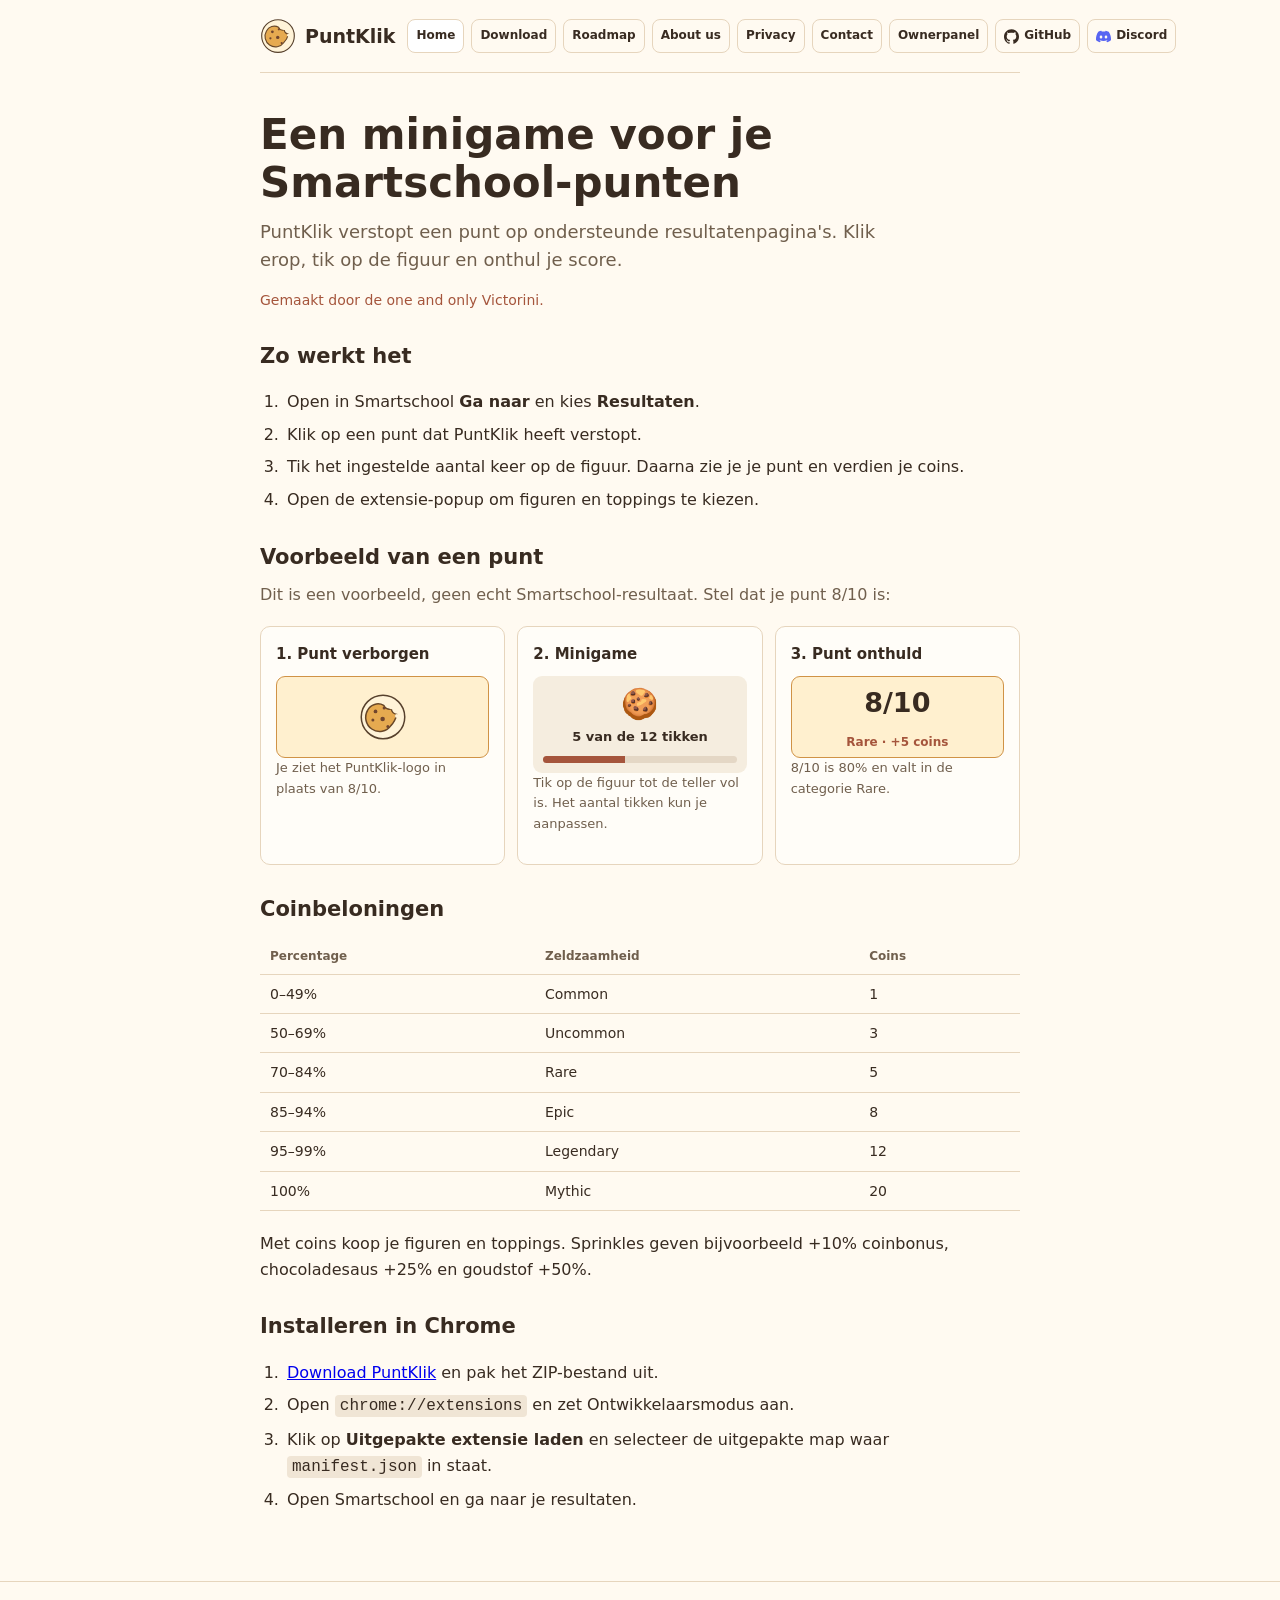
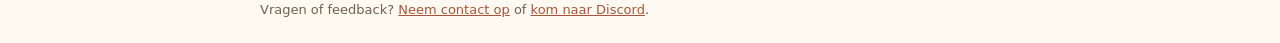
<file: docs/index.html>
<!doctype html>
<html lang="nl">
<head>
  <meta charset="utf-8">
  <meta name="viewport" content="width=device-width, initial-scale=1">
  <meta name="description" content="PuntKlik is een kleine Chrome-extensie voor een minigame met Smartschool-punten.">
  <title>PuntKlik</title>
  <style>
    :root {
      color-scheme: light;
      --paper: #fffaf1;
      --ink: #382b21;
      --muted: #705f4d;
      --accent: #a5553c;
      --line: #e6d5bd;
    }
    * { box-sizing: border-box; }
    body {
      margin: 0;
      background: var(--paper);
      color: var(--ink);
      font: 16px/1.6 "Trebuchet MS", system-ui, sans-serif;
    }
    .wrap { width: min(760px, calc(100% - 32px)); margin: 0 auto; }
    header {
      display: flex;
      align-items: center;
      gap: 12px;
      padding: 22px 0;
      border-bottom: 1px solid var(--line);
    }
    .brand { display: flex; align-items: center; gap: 9px; color: var(--ink); text-decoration: none; }
    .brand img { width: 36px; height: 36px; }
    .brand strong { font-size: 19px; }
    .discord-link {
      display: inline-flex;
      align-items: center;
      gap: 7px;
      margin-left: 8px;
      padding: 6px 10px;
      border: 1px solid var(--line);
      border-radius: 9px;
      color: var(--ink);
      font-size: 13px;
      font-weight: 700;
      text-decoration: none;
    }
    .github-link {
      display: inline-flex;
      align-items: center;
      gap: 7px;
      margin-left: auto;
      padding: 6px 10px;
      border: 1px solid var(--line);
      border-radius: 9px;
      color: var(--ink);
      font-size: 13px;
      font-weight: 700;
      text-decoration: none;
    }
    .github-link:hover { background: #fff; }
    .github-link svg { width: 15px; height: 15px; fill: currentColor; }
    .discord-link:hover { background: #fff; color: var(--ink); }
    .discord-link:focus-visible, .github-link:focus-visible, a:focus-visible { outline: 2px dashed var(--accent); outline-offset: 3px; }
    .discord-link svg { width: 15px; height: 15px; fill: #5865f2; }
    main { padding: 44px 0 56px; }
    h1 { margin: 0 0 10px; font-size: clamp(32px, 7vw, 46px); line-height: 1.1; }
    h2 { margin: 34px 0 8px; font-size: 22px; }
    p { margin: 0 0 14px; }
    .intro { max-width: 650px; color: var(--muted); font-size: 18px; }
    .credit { color: var(--accent); font-size: 14px; }
    ol { padding-left: 24px; }
    li { margin: 7px 0; padding-left: 3px; }
    code {
      padding: 2px 5px;
      border-radius: 4px;
      background: #f0e5d5;
      color: var(--ink);
    }
    .note { color: var(--muted); }
    .example-grid {
      display: grid;
      grid-template-columns: repeat(3, minmax(0, 1fr));
      gap: 12px;
      margin: 18px 0 24px;
    }
    .example-card {
      padding: 15px;
      border: 1px solid var(--line);
      border-radius: 10px;
      background: #fffdf8;
    }
    .example-card h3 { margin: 0 0 10px; font-size: 15px; }
    .example-card p { margin: 10px 0 0; color: var(--muted); font-size: 13px; }
    .locked-point, .result-point {
      display: grid;
      min-height: 82px;
      place-items: center;
      border: 1px solid #d09346;
      border-radius: 9px;
      background: #fff0cf;
    }
    .locked-point img { width: 48px; height: 48px; }
    .game-preview { padding: 10px; border-radius: 9px; background: #f5eddf; text-align: center; }
    .game-preview .figure { font-size: 30px; line-height: 1.2; }
    .game-preview strong { display: block; margin-top: 5px; font-size: 13px; }
    .progress { height: 7px; margin-top: 8px; overflow: hidden; border-radius: 8px; background: #e4d7c5; }
    .progress span { display: block; width: 42%; height: 100%; background: var(--accent); }
    .result-point strong { font-size: 27px; }
    .result-point span { color: var(--accent); font-size: 12px; font-weight: 700; }
    table { width: 100%; border-collapse: collapse; margin: 12px 0 20px; font-size: 14px; }
    th, td { padding: 8px 10px; border-bottom: 1px solid var(--line); text-align: left; }
    th { color: var(--muted); font-size: 12px; }
    footer {
      padding: 18px 0 26px;
      border-top: 1px solid var(--line);
      color: var(--muted);
      font-size: 13px;
    }
    footer a { color: var(--accent); }
    @media (prefers-reduced-motion: reduce) {
      *, *::before, *::after { scroll-behavior: auto !important; }
    }
    @media (max-width: 600px) {
      .example-grid { grid-template-columns: 1fr; }
    }
  </style>
  <link rel="stylesheet" href="site.css">
</head>
<body>
  <header class="wrap site-header">
    <a class="brand" href="index.html" aria-label="PuntKlik">
      <img src="assets/logo.svg" alt="">
      <strong data-site-content="brand.name" data-site-label="Naam in de navigatie">PuntKlik</strong>
    </a>
    <nav class="site-toolbar" aria-label="Website">
      <a class="page-link" href="index.html" data-site-link="link.nav.home" data-site-label="Link navigatie: Home" aria-current="page"><span data-site-content="nav.home" data-site-label="Navigatietekst: Home">Home</span></a>
      <a class="page-link" href="download.html" data-site-link="link.nav.download" data-site-label="Link navigatie: Download"><span data-site-content="nav.download" data-site-label="Navigatietekst: Download">Download</span></a>
      <a class="page-link" href="roadmap.html" data-site-link="link.nav.roadmap" data-site-label="Link navigatie: Roadmap"><span data-site-content="nav.roadmap" data-site-label="Navigatietekst: Roadmap">Roadmap</span></a>
      <a class="page-link" href="about.html" data-site-link="link.nav.about" data-site-label="Link navigatie: About us"><span data-site-content="nav.about" data-site-label="Navigatietekst: About us">About us</span></a>
      <a class="page-link" href="privacy.html" data-site-link="link.nav.privacy" data-site-label="Link navigatie: Privacy"><span data-site-content="nav.privacy" data-site-label="Navigatietekst: Privacy">Privacy</span></a>
      <a class="page-link" href="contact.html" data-site-link="link.nav.contact" data-site-label="Link navigatie: Contact"><span data-site-content="nav.contact" data-site-label="Navigatietekst: Contact">Contact</span></a>
      <a class="page-link" href="owner.html" data-site-link="link.nav.owner" data-site-label="Link navigatie: Ownerpanel"><span data-site-content="nav.owner" data-site-label="Navigatietekst: Ownerpanel">Ownerpanel</span></a>
      <a class="github-link" href="https://github.com/codevictorini/Smartschool-puntenklikker" data-site-link="link.github" data-site-label="GitHub-link" target="_blank" rel="noopener noreferrer" aria-label="Open de GitHub-repository van de extensie en website">
      <svg viewBox="0 0 24 24" aria-hidden="true"><path d="M12 .297c-6.63 0-12 5.373-12 12 0 5.303 3.438 9.8 8.205 11.385.6.113.82-.258.82-.577 0-.285-.01-1.04-.015-2.04-3.338.724-4.042-1.61-4.042-1.61C4.422 18.07 3.633 17.7 3.633 17.7c-1.087-.744.084-.729.084-.729 1.205.084 1.838 1.236 1.838 1.236 1.07 1.835 2.809 1.305 3.495.998.108-.776.417-1.305.76-1.605-2.665-.3-5.466-1.332-5.466-5.93 0-1.31.465-2.38 1.235-3.22-.135-.303-.54-1.523.105-3.176 0 0 1.005-.322 3.3 1.23.96-.267 1.98-.399 3-.405 1.02.006 2.04.138 3 .405 2.28-1.552 3.285-1.23 3.285-1.23.645 1.653.24 2.873.12 3.176.765.84 1.23 1.91 1.23 3.22 0 4.61-2.805 5.625-5.475 5.92.42.36.81 1.096.81 2.22 0 1.606-.015 2.896-.015 3.286 0 .315.21.69.825.57C20.565 22.092 24 17.592 24 12.297c0-6.627-5.373-12-12-12"/></svg>
      <span data-site-content="nav.github" data-site-label="GitHub-knoptekst">GitHub</span>
      </a>
      <a class="discord-link" href="https://discord.gg/tkq7xkgW3z" data-site-link="link.discord" data-site-label="Discord-link" target="_blank" rel="noopener noreferrer" aria-label="Open de PuntKlik Discord-server" title="Discord">
      <svg viewBox="0 0 24 24" aria-hidden="true"><path d="M20.317 4.3698a19.7913 19.7913 0 00-4.8851-1.5152.0741.0741 0 00-.0785.0371c-.211.3753-.4447.8648-.6083 1.2495-1.8447-.2762-3.68-.2762-5.4868 0-.1636-.3933-.4058-.8742-.6177-1.2495a.077.077 0 00-.0785-.037 19.7363 19.7363 0 00-4.8852 1.515.0699.069 0 00-.0321.0277C.5334 9.0458-.319 13.5799.0992 18.0578a.0824.0824 0 00.0312.0561c2.0528 1.5076 4.0413 2.4228 5.9929 3.0294a.0777.0777 0 00.0842-.0276c.4616-.6304.8731-1.2952 1.226-1.9942a.076.076 0 00-.0416-.1057c-.6528-.2476-1.2743-.5495-1.8722-.8923a.077.077 0 01-.0076-.1277c.1258-.0943.2517-.1923.3718-.2914a.0743.0743 0 01.0776-.0105c3.9278 1.7933 8.18 1.7933 12.0614 0a.0739.0739 0 01.0785.0095c.1202.099.246.1981.3728.2924a.077.077 0 01-.0066.1276 12.2986 12.2986 0 01-1.873.8914.0766.0766 0 00-.0407.1067c.3604.698.7719 1.3628 1.225 1.9932a.076.076 0 00.0842.0286c1.961-.6067 3.9495-1.5219 6.0023-3.0294a.077.077 0 00.0313-.0552c.5004-5.177-.8382-9.6739-3.5485-13.6604a.061.061 0 00-.0312-.0286zM8.02 15.3312c-1.1825 0-2.1569-1.0857-2.1569-2.419 0-1.3332.9555-2.4189 2.157-2.4189 1.2108 0 2.1757 1.0952 2.1568 2.419 0 1.3332-.9555 2.4189-2.1569 2.4189zm7.9748 0c-1.1825 0-2.1569-1.0857-2.1569-2.419 0-1.3332.9554-2.4189 2.1569-2.4189 1.2108 0 2.1757 1.0952 2.1568 2.419 0 1.3332-.946 2.4189-2.1568 2.4189Z"/></svg>
      </a>
    </nav>
  </header>

  <main class="wrap">
    <h1 data-site-content="home.title" data-site-label="Home: hoofdtitel">Een minigame voor je Smartschool-punten</h1>
    <p class="intro" data-site-content="home.intro" data-site-label="Home: introductie">PuntKlik verstopt een punt op ondersteunde resultatenpagina's. Klik erop, tik op de figuur en onthul je score.</p>
    <p class="credit" data-site-content="home.credit" data-site-label="Home: makerstekst">Gemaakt door de one and only Victorini.</p>

    <h2 data-site-content="home.how.title" data-site-label="Home: stappen-titel">Zo werkt het</h2>
    <ol>
      <li><span data-site-content="home.how.step1.start" data-site-label="Stap 1 (begin)">Open in Smartschool </span><strong data-site-content="home.how.step1.menu" data-site-label="Stap 1 (menu)">Ga naar</strong><span data-site-content="home.how.step1.end" data-site-label="Stap 1 (einde)"> en kies </span><strong data-site-content="home.how.step1.destination" data-site-label="Stap 1 (pagina)">Resultaten</strong><span>.</span></li>
      <li data-site-content="home.how.step2" data-site-label="Stap 2">Klik op een punt dat PuntKlik heeft verstopt.</li>
      <li data-site-content="home.how.step3" data-site-label="Stap 3">Tik het ingestelde aantal keer op de figuur. Daarna zie je je punt en verdien je coins.</li>
      <li data-site-content="home.how.step4" data-site-label="Stap 4">Open de extensie-popup om figuren en toppings te kiezen.</li>
    </ol>

    <h2 data-site-content="home.example.title" data-site-label="Home: voorbeeldtitel">Voorbeeld van een punt</h2>
    <p class="note" data-site-content="home.example.note" data-site-label="Home: voorbeeldtoelichting">Dit is een voorbeeld, geen echt Smartschool-resultaat. Stel dat je punt 8/10 is:</p>
    <div class="example-grid">
      <article class="example-card">
        <h3 data-site-content="home.example.card1.title" data-site-label="Voorbeeldkaart 1: titel">1. Punt verborgen</h3>
        <div class="locked-point"><img src="assets/logo.svg" alt="PuntKlik-logo"></div>
        <p data-site-content="home.example.card1.body" data-site-label="Voorbeeldkaart 1: tekst">Je ziet het PuntKlik-logo in plaats van 8/10.</p>
      </article>
      <article class="example-card">
        <h3 data-site-content="home.example.card2.title" data-site-label="Voorbeeldkaart 2: titel">2. Minigame</h3>
        <div class="game-preview">
          <div class="figure" aria-hidden="true">🍪</div>
          <strong>5 van de 12 tikken</strong>
          <div class="progress" aria-hidden="true"><span></span></div>
        </div>
        <p data-site-content="home.example.card2.body" data-site-label="Voorbeeldkaart 2: tekst">Tik op de figuur tot de teller vol is. Het aantal tikken kun je aanpassen.</p>
      </article>
      <article class="example-card">
        <h3 data-site-content="home.example.card3.title" data-site-label="Voorbeeldkaart 3: titel">3. Punt onthuld</h3>
        <div class="result-point">
          <strong>8/10</strong>
          <span>Rare · +5 coins</span>
        </div>
        <p data-site-content="home.example.card3.body" data-site-label="Voorbeeldkaart 3: tekst">8/10 is 80% en valt in de categorie Rare.</p>
      </article>
    </div>

    <h2 data-site-content="home.rewards.title" data-site-label="Home: coinbeloningen-titel">Coinbeloningen</h2>
    <table>
      <thead><tr><th>Percentage</th><th>Zeldzaamheid</th><th>Coins</th></tr></thead>
      <tbody>
        <tr><td data-site-content="home.rewards.common.range" data-site-label="Beloning Common: percentage">0–49%</td><td data-site-content="home.rewards.common.name" data-site-label="Beloning Common: naam">Common</td><td data-site-content="home.rewards.common.coins" data-site-label="Beloning Common: coins">1</td></tr>
        <tr><td data-site-content="home.rewards.uncommon.range" data-site-label="Beloning Uncommon: percentage">50–69%</td><td data-site-content="home.rewards.uncommon.name" data-site-label="Beloning Uncommon: naam">Uncommon</td><td data-site-content="home.rewards.uncommon.coins" data-site-label="Beloning Uncommon: coins">3</td></tr>
        <tr><td data-site-content="home.rewards.rare.range" data-site-label="Beloning Rare: percentage">70–84%</td><td data-site-content="home.rewards.rare.name" data-site-label="Beloning Rare: naam">Rare</td><td data-site-content="home.rewards.rare.coins" data-site-label="Beloning Rare: coins">5</td></tr>
        <tr><td data-site-content="home.rewards.epic.range" data-site-label="Beloning Epic: percentage">85–94%</td><td data-site-content="home.rewards.epic.name" data-site-label="Beloning Epic: naam">Epic</td><td data-site-content="home.rewards.epic.coins" data-site-label="Beloning Epic: coins">8</td></tr>
        <tr><td data-site-content="home.rewards.legendary.range" data-site-label="Beloning Legendary: percentage">95–99%</td><td data-site-content="home.rewards.legendary.name" data-site-label="Beloning Legendary: naam">Legendary</td><td data-site-content="home.rewards.legendary.coins" data-site-label="Beloning Legendary: coins">12</td></tr>
        <tr><td data-site-content="home.rewards.mythic.range" data-site-label="Beloning Mythic: percentage">100%</td><td data-site-content="home.rewards.mythic.name" data-site-label="Beloning Mythic: naam">Mythic</td><td data-site-content="home.rewards.mythic.coins" data-site-label="Beloning Mythic: coins">20</td></tr>
      </tbody>
    </table>
    <p data-site-content="home.rewards.description" data-site-label="Home: uitleg coinbeloningen">Met coins koop je figuren en toppings. Sprinkles geven bijvoorbeeld +10% coinbonus, chocoladesaus +25% en goudstof +50%.</p>

    <h2 data-site-content="home.install.title" data-site-label="Home: installatiekop">Installeren in Chrome</h2>
    <ol>
      <li><a href="download.html" data-site-link="link.install.download" data-site-label="Installatiestap: downloadlink"><span data-site-content="home.install.step1.link" data-site-label="Installatiestap 1: linktekst">Download PuntKlik</span></a><span data-site-content="home.install.step1.end" data-site-label="Installatiestap 1: tekst"> en pak het ZIP-bestand uit.</span></li>
      <li><span data-site-content="home.install.step2.start" data-site-label="Installatiestap 2 (begin)">Open </span><code>chrome://extensions</code><span data-site-content="home.install.step2.end" data-site-label="Installatiestap 2 (einde)"> en zet Ontwikkelaarsmodus aan.</span></li>
      <li><span data-site-content="home.install.step3.start" data-site-label="Installatiestap 3 (begin)">Klik op </span><strong data-site-content="home.install.step3.button" data-site-label="Installatiestap 3 (knop)">Uitgepakte extensie laden</strong><span data-site-content="home.install.step3.middle" data-site-label="Installatiestap 3 (midden)"> en selecteer de uitgepakte map waar </span><code>manifest.json</code><span data-site-content="home.install.step3.end" data-site-label="Installatiestap 3 (einde)"> in staat.</span></li>
      <li data-site-content="home.install.step4" data-site-label="Installatiestap 4">Open Smartschool en ga naar je resultaten.</li>
    </ol>

  </main>

  <footer>
    <div class="wrap"><span data-site-content="footer.home.start" data-site-label="Footer: begintekst">Vragen of feedback? </span><a href="contact.html" data-site-link="link.footer.contact" data-site-label="Footer: contactlink" data-site-content="footer.home.contact">Neem contact op</a><span data-site-content="footer.home.middle" data-site-label="Footer: verbindingswoord"> of </span><a href="https://discord.gg/tkq7xkgW3z" data-site-link="link.discord" data-site-label="Footer: Discord-link" target="_blank" rel="noopener noreferrer" data-site-content="footer.home.discord">kom naar Discord</a>.</div>
  </footer>
  <script src="supabase-config.js"></script>
  <script src="site-auth.js"></script>
  <script src="site-content.js"></script>
</body>
</html>
</file>
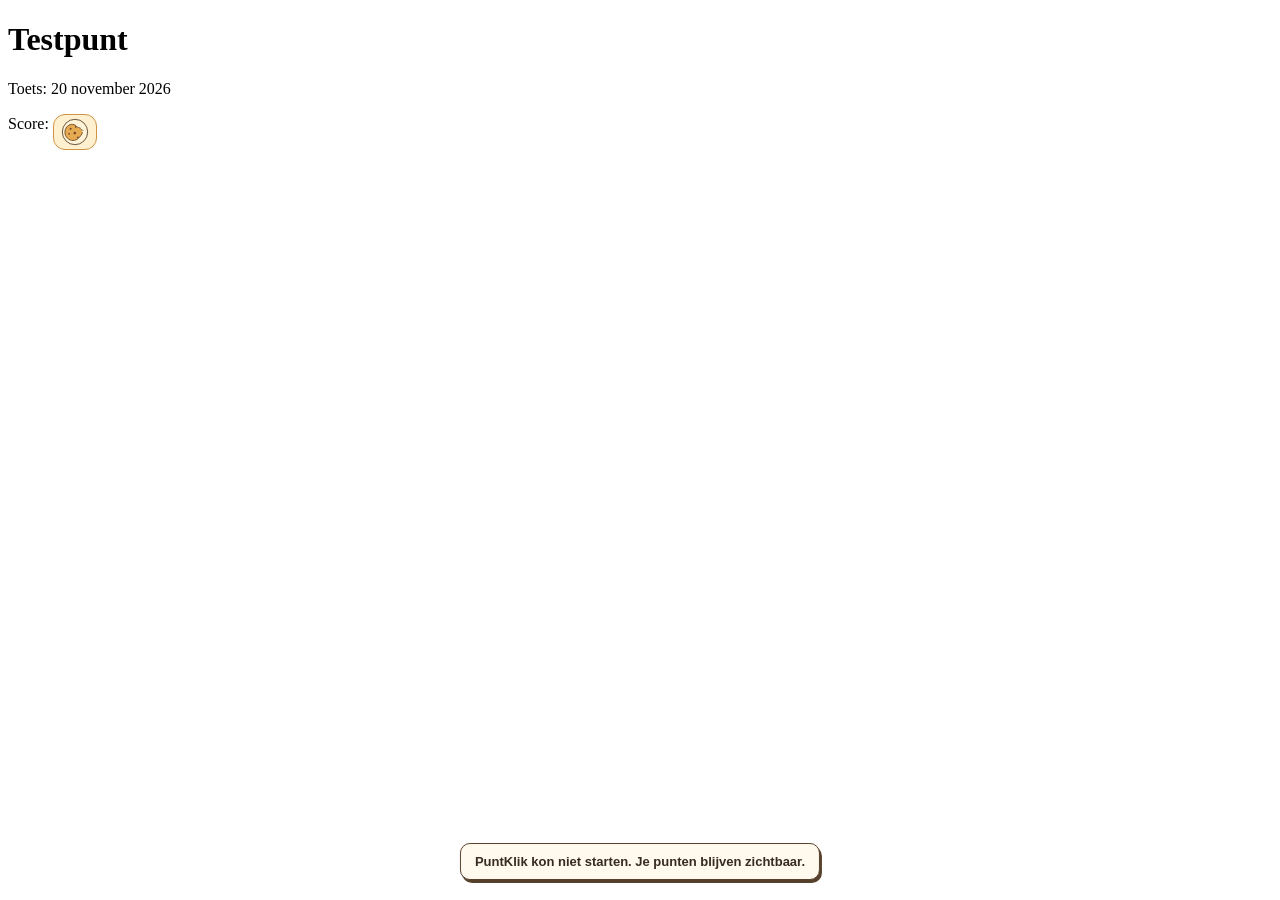
<file: clicker-punten-test.html>
<!doctype html>
<html lang="nl">
<head>
  <meta charset="utf-8">
  <title>PuntKlik interaction test</title>
  <link rel="stylesheet" href="styles.css">
</head>
<body>
  <h1>Testpunt</h1>
  <p>Toets: 20 november 2026</p>
  <p>Score: <strong id="test-grade">7/10</strong></p>
  <script>
    const saved = {
      enabled: true,
      coins: 0,
      decoration: 'berry',
      rewardedPoints: {},
      revealedV2: {},
    };
    window.chrome = {
      runtime: { lastError: null, getURL: (path) => path },
      storage: {
        local: {
          get: (keys, callback) => callback({ ...saved }),
          set: (updates, callback) => {
            Object.assign(saved, updates);
            if (callback) callback();
          },
        },
        onChanged: { addListener: () => {} },
      },
    };
  </script>
  <script src="skins.js"></script>
  <script src="content.js"></script>
</body>
</html>
</file>
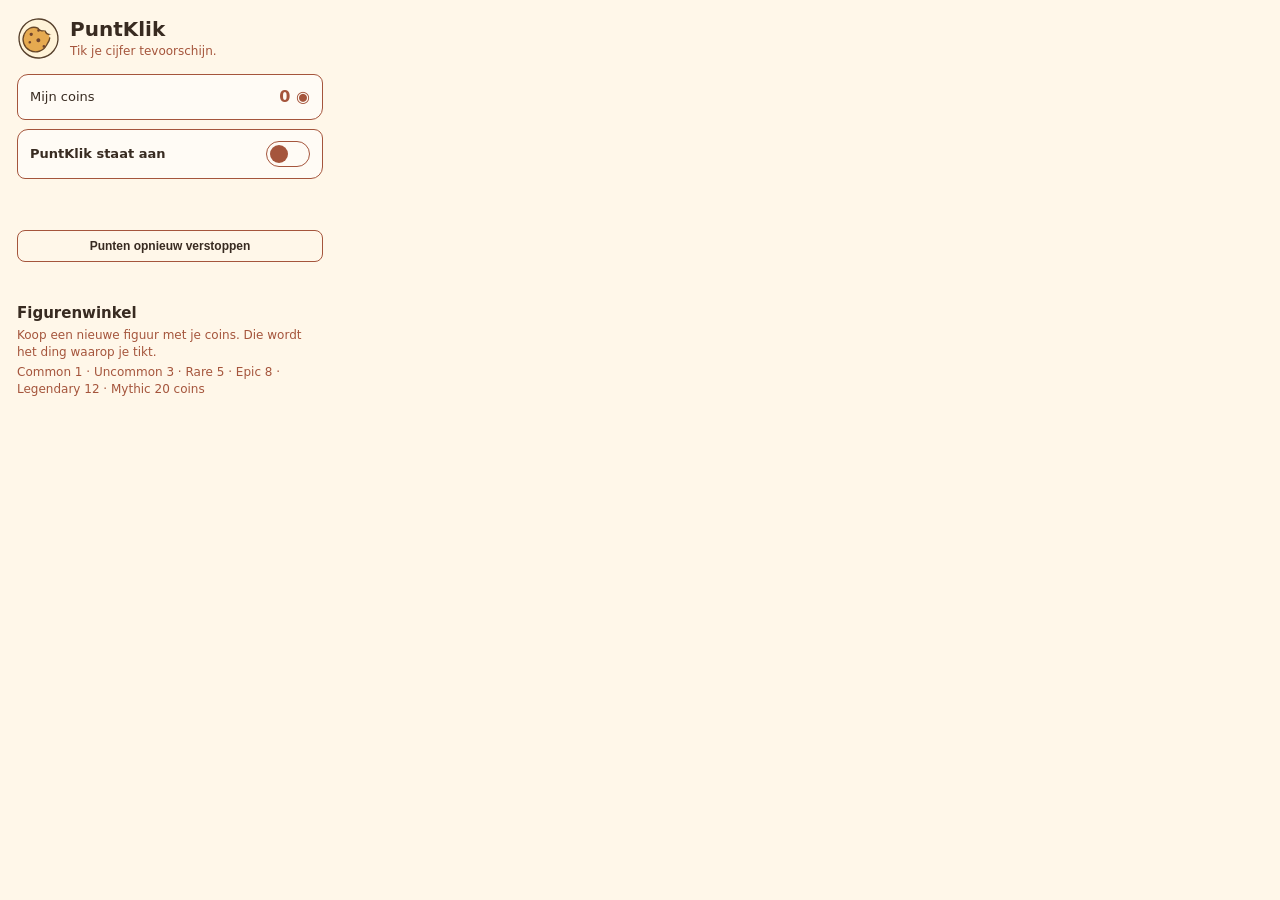
<file: popup.html>
<!doctype html>
<html lang="nl">
<head>
  <meta charset="utf-8">
  <meta name="viewport" content="width=device-width, initial-scale=1">
  <title>PuntKlik</title>
  <style>
    * { box-sizing: border-box; }
    body {
      --paper: #fff7e9;
      --ink: #382b21;
      --accent: #a5553c;
      width: 340px;
      max-height: 580px;
      overflow-y: auto;
      margin: 0;
      padding: 17px;
      background: var(--paper);
      color: var(--ink);
      font: 13px/1.4 "Trebuchet MS", system-ui, sans-serif;
    }
    body[data-decoration="berry"] { --paper: #fff0f2; --ink: #542c3c; --accent: #c04f78; }
    body[data-decoration="mint"] { --paper: #effaf2; --ink: #24463a; --accent: #3f8668; }
    body[data-decoration="night"] { --paper: #292c3b; --ink: #f4e8d2; --accent: #f0b55c; }
    body[data-decoration="watermelon"] { --paper: #f2fae9; --ink: #264b37; --accent: #d65359; }
    body[data-decoration="orange"] { --paper: #fff5e8; --ink: #583823; --accent: #d87129; }
    body[data-decoration="donut"] { --paper: #fff0f5; --ink: #572e47; --accent: #be5681; }
    body[data-decoration="cupcake"] { --paper: #f5f0ff; --ink: #3d3458; --accent: #8162b4; }
    header { display: flex; align-items: center; gap: 10px; margin-bottom: 14px; }
    header img { width: 43px; height: 43px; transform: rotate(-7deg); }
    h1 { margin: 0; font-size: 20px; line-height: 1.1; }
    h2 { margin: 16px 0 3px; font-size: 15px; }
    .tagline, .hint { margin: 3px 0 0; color: var(--accent); font-size: 12px; }
    .wallet, .state {
      display: flex;
      align-items: center;
      justify-content: space-between;
      gap: 12px;
      padding: 11px 12px;
      border: 1px solid var(--accent);
      border-radius: 11px 9px 12px 8px;
      background: rgb(255 255 255 / 55%);
    }
    .wallet { margin-bottom: 9px; }
    .wallet strong { color: var(--accent); font-size: 16px; }
    .state { margin-bottom: 9px; }
    .state-label { font-weight: 700; }
    .switch { position: relative; width: 44px; height: 26px; flex: none; }
    .switch input { position: absolute; width: 1px; height: 1px; opacity: 0; }
    .slider {
      position: absolute;
      inset: 0;
      border: 1px solid var(--accent);
      border-radius: 18px;
      background: transparent;
      cursor: pointer;
    }
    .slider::before {
      position: absolute;
      top: 3px;
      left: 3px;
      width: 18px;
      height: 18px;
      border-radius: 50%;
      background: var(--accent);
      content: "";
      transition: transform .16s ease;
    }
    input:checked + .slider::before { transform: translateX(18px); }
    input:focus-visible + .slider { outline: 2px dashed var(--accent); outline-offset: 3px; }
    .status { min-height: 32px; margin: 8px 2px 10px; color: var(--accent); font-size: 12px; }
    .reset, .shop-item button {
      padding: 8px 10px;
      border: 1px solid var(--accent);
      border-radius: 8px;
      background: transparent;
      color: var(--ink);
      font: 700 12px "Trebuchet MS", sans-serif;
      cursor: pointer;
    }
    .reset { width: 100%; }
    .reset:hover, .shop-item button:hover:not(:disabled) { background: rgb(255 255 255 / 55%); }
    .reset:focus-visible, .shop-item button:focus-visible { outline: 2px dashed var(--accent); outline-offset: 2px; }
    .reset.confirm { background: var(--accent); color: var(--paper); }
    .reset:disabled, .shop-item button:disabled { cursor: default; opacity: .6; }
    .message { min-height: 18px; margin: 7px 2px 0; color: var(--accent); font-size: 12px; }
    .shop-list { display: grid; gap: 7px; margin-top: 8px; }
    .shop-item {
      display: grid;
      grid-template-columns: 42px 1fr auto;
      align-items: center;
      gap: 8px;
      padding: 9px 10px;
      border: 1px solid rgb(128 103 76 / 36%);
      border-radius: 9px;
      background: rgb(255 255 255 / 42%);
    }
    .item-name { display: block; font-weight: 700; }
    .item-note { display: block; color: var(--accent); font-size: 11px; }
    .shop-item button { flex: none; }
    .shop-item button.equipped { background: var(--accent); color: var(--paper); }
    .item-swatch {
      display: block;
      width: 40px;
      height: 40px;
    }
    .item-swatch svg { display: block; width: 100%; height: 100%; }
    body[data-decoration="night"] .shop-item { background: rgb(255 255 255 / 8%); }
  </style>
</head>
<body>
  <header>
    <img src="logo.svg" alt="">
    <div>
      <h1>PuntKlik</h1>
      <p class="tagline">Tik je cijfer tevoorschijn.</p>
    </div>
  </header>
  <div class="wallet"><span>Mijn coins</span><strong><span id="coins">0</span> ◉</strong></div>
  <section class="state" aria-label="Instelling PuntKlik">
    <span class="state-label" id="label">PuntKlik staat aan</span>
    <label class="switch" title="PuntKlik aan- of uitzetten">
      <input type="checkbox" id="sw" aria-label="PuntKlik aan of uit">
      <span class="slider"></span>
    </label>
  </section>
  <p class="status" id="st" role="status" aria-live="polite"></p>
  <button class="reset" id="reset" type="button">Punten opnieuw verstoppen</button>
  <p class="message" id="msg" role="status" aria-live="polite"></p>
  <section aria-labelledby="shop-title">
    <h2 id="shop-title">Figurenwinkel</h2>
    <p class="hint">Koop een nieuwe figuur met je coins. Die wordt het ding waarop je tikt.</p>
    <p class="hint">Common 1 · Uncommon 3 · Rare 5 · Epic 8 · Legendary 12 · Mythic 20 coins</p>
    <div class="shop-list" id="shop"></div>
  </section>
  <script src="skins.js"></script>
  <script src="popup.js"></script>
</body>
</html>
</file>
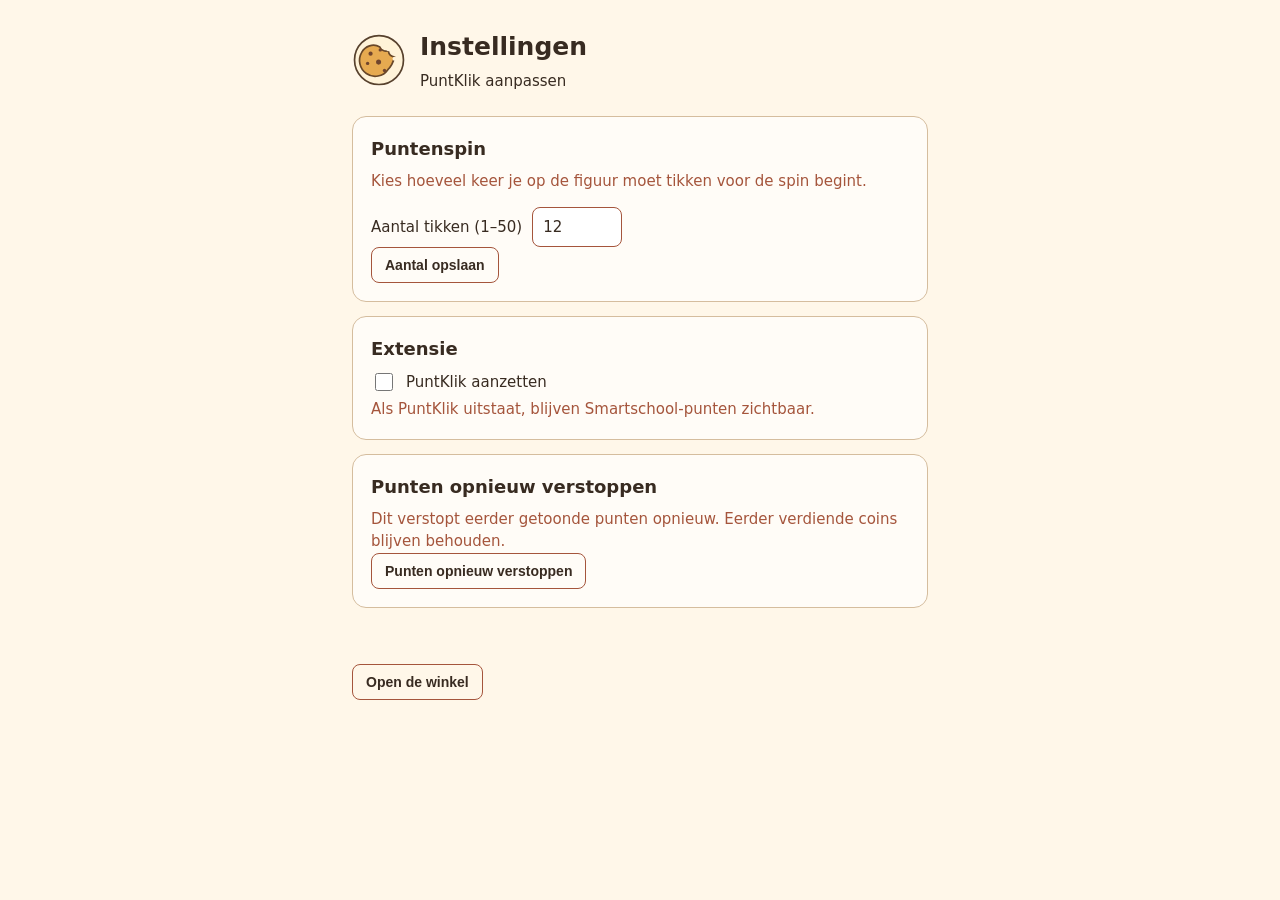
<file: settings.html>
<!doctype html>
<html lang="nl">
<head>
  <meta charset="utf-8">
  <meta name="viewport" content="width=device-width, initial-scale=1">
  <title>PuntKlik - Instellingen</title>
  <style>
    * { box-sizing: border-box; }
    body {
      --paper: #fff7e9;
      --ink: #382b21;
      --accent: #a5553c;
      max-width: 620px;
      margin: 0 auto;
      padding: 28px 22px;
      background: var(--paper);
      color: var(--ink);
      font: 15px/1.5 "Trebuchet MS", system-ui, sans-serif;
    }
    header { display: flex; align-items: center; gap: 14px; margin-bottom: 24px; }
    header img { width: 54px; height: 54px; }
    h1 { margin: 0; font-size: 25px; }
    h2 { margin: 0 0 8px; font-size: 18px; }
    p { margin: 4px 0 0; }
    .panel {
      margin: 14px 0;
      padding: 18px;
      border: 1px solid #d5bd9e;
      border-radius: 14px;
      background: rgb(255 255 255 / 64%);
    }
    .field { display: flex; align-items: center; gap: 10px; margin-top: 14px; }
    input[type="number"] {
      width: 90px;
      padding: 8px 10px;
      border: 1px solid var(--accent);
      border-radius: 8px;
      background: white;
      color: var(--ink);
      font: inherit;
    }
    button, .store-link {
      display: inline-block;
      padding: 9px 13px;
      border: 1px solid var(--accent);
      border-radius: 8px;
      background: transparent;
      color: var(--ink);
      font: 700 14px "Trebuchet MS", sans-serif;
      text-decoration: none;
      cursor: pointer;
    }
    button:hover:not(:disabled), .store-link:hover { background: #fff; }
    button:disabled { cursor: default; opacity: .6; }
    .switch-line { display: flex; align-items: center; gap: 10px; margin-top: 8px; }
    input[type="checkbox"] { width: 18px; height: 18px; accent-color: var(--accent); }
    .hint, #status { color: var(--accent); }
    #status { min-height: 22px; margin: 12px 0; }
    .reset.confirm { background: var(--accent); color: var(--paper); }
    footer { display: flex; align-items: center; gap: 14px; margin-top: 20px; }
    @media (max-width: 460px) {
      body { padding: 18px 14px; }
      .field { align-items: flex-start; flex-direction: column; }
    }
  </style>
</head>
<body>
  <header>
    <img src="logo.svg" alt="">
    <div>
      <h1>Instellingen</h1>
      <p>PuntKlik aanpassen</p>
    </div>
  </header>
  <section class="panel">
    <h2>Puntenspin</h2>
    <p class="hint">Kies hoeveel keer je op de figuur moet tikken voor de spin begint.</p>
    <form id="click-form">
      <label class="field" for="clicks">
        <span>Aantal tikken (1–50)</span>
        <input id="clicks" type="number" min="1" max="50" step="1" value="12" required>
      </label>
      <button id="save-clicks" type="submit">Aantal opslaan</button>
    </form>
  </section>
  <section class="panel">
    <h2>Extensie</h2>
    <label class="switch-line">
      <input id="enabled" type="checkbox">
      <span>PuntKlik aanzetten</span>
    </label>
    <p class="hint">Als PuntKlik uitstaat, blijven Smartschool-punten zichtbaar.</p>
  </section>
  <section class="panel">
    <h2>Punten opnieuw verstoppen</h2>
    <p class="hint">Dit verstopt eerder getoonde punten opnieuw. Eerder verdiende coins blijven behouden.</p>
    <button class="reset" id="reset" type="button">Punten opnieuw verstoppen</button>
  </section>
  <p id="status" role="status" aria-live="polite"></p>
  <footer>
    <a class="store-link" href="store.html">Open de winkel</a>
    <span id="current-count" class="hint"></span>
  </footer>
  <script src="settings.js"></script>
</body>
</html>
</file>
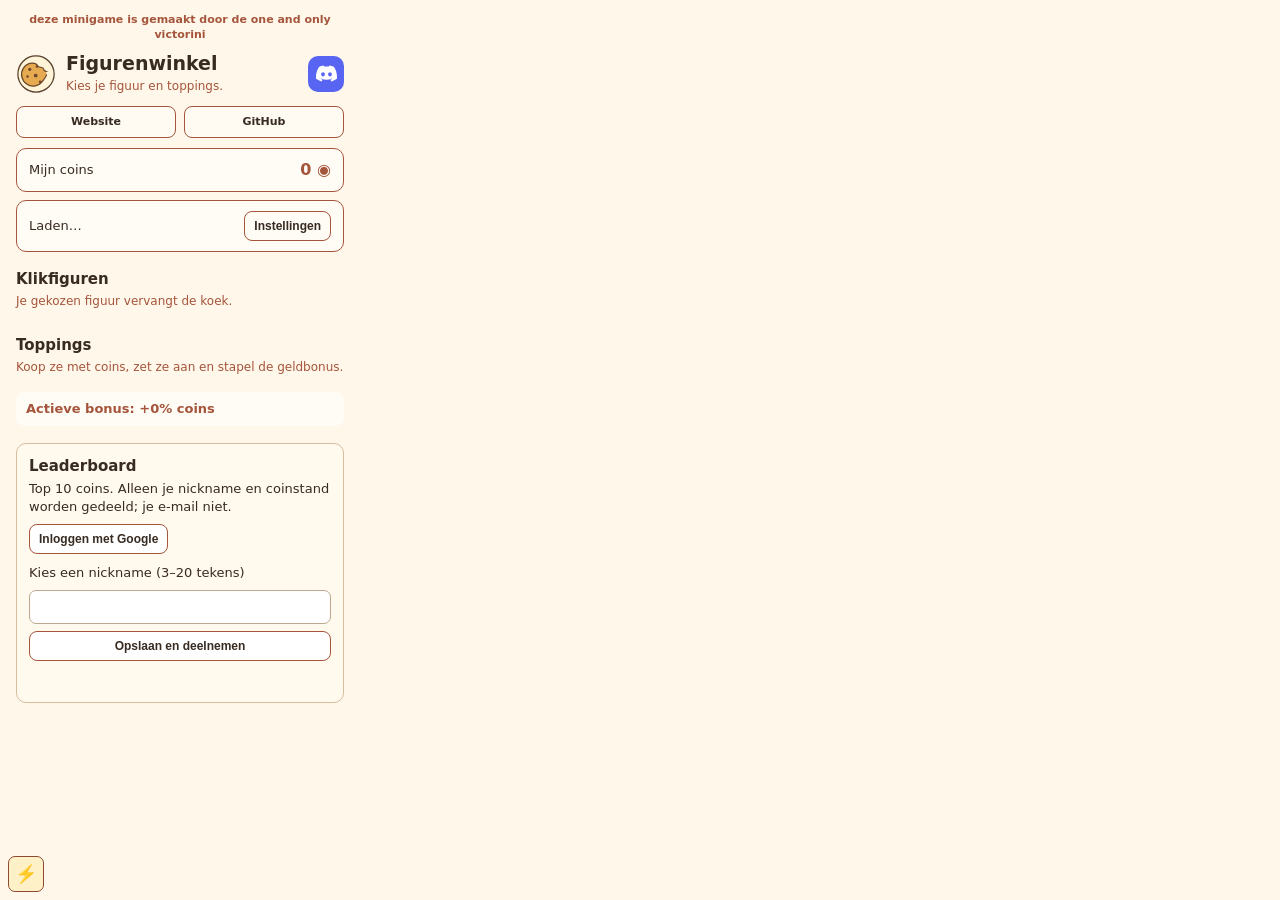
<file: store.html>
<!doctype html>
<html lang="nl">
<head>
  <meta charset="utf-8">
  <meta name="viewport" content="width=device-width, initial-scale=1">
  <title>PuntKlik - Figurenwinkel</title>
  <style>
    * { box-sizing: border-box; }
    body {
      --paper: #fff7e9;
      --ink: #382b21;
      --accent: #a5553c;
      width: 360px;
      max-height: 640px;
      overflow-y: auto;
      margin: 0;
      padding: 16px;
      padding-bottom: 58px;
      background: var(--paper);
      color: var(--ink);
      font: 13px/1.4 "Trebuchet MS", system-ui, sans-serif;
    }
    body[data-decoration="berry"] { --paper: #fff0f2; --ink: #542c3c; --accent: #c04f78; }
    body[data-decoration="mint"] { --paper: #effaf2; --ink: #24463a; --accent: #3f8668; }
    body[data-decoration="night"] { --paper: #292c3b; --ink: #f4e8d2; --accent: #f0b55c; }
    body[data-decoration="watermelon"] { --paper: #f2fae9; --ink: #264b37; --accent: #d65359; }
    body[data-decoration="orange"] { --paper: #fff5e8; --ink: #583823; --accent: #d87129; }
    body[data-decoration="donut"] { --paper: #fff0f5; --ink: #572e47; --accent: #be5681; }
    body[data-decoration="cupcake"] { --paper: #f5f0ff; --ink: #3d3458; --accent: #8162b4; }
    header { display: flex; align-items: center; gap: 10px; margin-bottom: 12px; }
    header img { width: 40px; height: 40px; }
    .discord-link {
      margin-left: auto;
      display: grid;
      width: 36px;
      height: 36px;
      place-items: center;
      border-radius: 10px;
      background: #5865f2;
      color: #fff;
      text-decoration: none;
    }
    .discord-link:hover { background: #4752c4; color: #fff; }
    .discord-link:focus-visible { outline: 2px dashed var(--accent); outline-offset: 2px; }
    .discord-link svg { width: 21px; height: 21px; fill: #fff; }
    .project-links { display: flex; gap: 8px; margin: 0 0 10px; }
    .project-links a {
      flex: 1;
      padding: 7px 9px;
      border: 1px solid var(--accent);
      border-radius: 8px;
      background: rgb(255 255 255 / 45%);
      color: var(--ink);
      font-size: 11px;
      font-weight: 700;
      text-align: center;
      text-decoration: none;
    }
    .project-links a:hover { background: #fff; }
    .project-links a:focus-visible { outline: 2px dashed var(--accent); outline-offset: 2px; }
    h1 { margin: 0; font-size: 19px; line-height: 1.15; }
    h2 { margin: 17px 0 3px; font-size: 15px; }
    p { margin: 3px 0 0; }
    .popup-credit {
      margin: -4px 0 10px;
      color: var(--accent);
      font-size: 11px;
      font-weight: 700;
      text-align: center;
    }
    .tagline, .hint, .status, .message { color: var(--accent); font-size: 12px; }
    .bar, .coin-card {
      display: flex;
      align-items: center;
      justify-content: space-between;
      gap: 10px;
      padding: 10px 12px;
      border: 1px solid var(--accent);
      border-radius: 10px;
      background: rgb(255 255 255 / 55%);
    }
    .bar { margin-bottom: 8px; }
    .coin-card { margin-bottom: 8px; }
    .coin-card strong { color: var(--accent); font-size: 16px; }
    .status { min-height: 18px; margin: 4px 2px 8px; }
    .settings-link, .store-item button {
      padding: 7px 9px;
      border: 1px solid var(--accent);
      border-radius: 8px;
      background: transparent;
      color: var(--ink);
      font: 700 12px "Trebuchet MS", sans-serif;
      cursor: pointer;
    }
    .settings-link:hover, .store-item button:hover:not(:disabled) { background: rgb(255 255 255 / 55%); }
    .settings-link:focus-visible, .store-item button:focus-visible { outline: 2px dashed var(--accent); outline-offset: 2px; }
    .settings-link:disabled, .store-item button:disabled { cursor: default; opacity: .6; }
    .shop-list { display: grid; gap: 6px; margin-top: 8px; }
    .store-item {
      display: grid;
      grid-template-columns: 40px 1fr auto;
      align-items: center;
      gap: 8px;
      min-height: 58px;
      padding: 7px 8px;
      border: 1px solid rgb(128 103 76 / 36%);
      border-radius: 9px;
      background: rgb(255 255 255 / 42%);
    }
    .item-icon { width: 38px; height: 38px; }
    .item-icon svg { display: block; width: 100%; height: 100%; }
    .item-name { display: block; font-weight: 700; }
    .item-note { display: block; color: var(--accent); font-size: 11px; }
    .store-item button.active { background: var(--accent); color: var(--paper); }
    .boost-total {
      margin-top: 8px;
      padding: 8px 10px;
      border-radius: 8px;
      background: rgb(255 255 255 / 55%);
      color: var(--accent);
      font-weight: 700;
    }
    .leaderboard {
      margin-top: 17px;
      padding: 12px;
      border: 1px solid #d5bd9e;
      border-radius: 10px;
      background: #fff9ee;
      color: #382b21;
    }
    .leaderboard h2 { margin-top: 0; }
    .leaderboard button {
      padding: 7px 9px;
      border: 1px solid #a5553c;
      border-radius: 8px;
      background: #fff;
      color: #382b21;
      font: 700 12px "Trebuchet MS", sans-serif;
      cursor: pointer;
    }
    .leaderboard button:disabled { cursor: default; opacity: .6; }
    .leaderboard button:focus-visible { outline: 2px dashed #a5553c; outline-offset: 2px; }
    .leaderboard-actions { display: flex; gap: 8px; margin-top: 8px; }
    .nickname-form { display: grid; gap: 7px; margin-top: 10px; }
    .nickname-form input {
      min-width: 0;
      padding: 7px 8px;
      border: 1px solid #bca88f;
      border-radius: 7px;
      color: #382b21;
      font: inherit;
    }
    .leaderboard-status { min-height: 18px; color: #8c4a34; font-size: 11px; }
    .leaderboard-list { display: grid; gap: 5px; margin: 8px 0 0; padding: 0; list-style: none; }
    .leaderboard-row {
      display: grid;
      grid-template-columns: 24px 1fr auto;
      gap: 7px;
      padding: 6px 7px;
      border-radius: 6px;
      background: #f2e8d8;
    }
    .leaderboard-rank { color: #8c4a34; font-weight: 700; }
    .leaderboard-coins { font-weight: 700; white-space: nowrap; }
    .leaderboard-empty { padding: 8px 0; color: #705f4d; font-size: 12px; }
    .promo-banner {
      margin: 8px 0;
      padding: 9px;
      border: 1px solid #d5bd9e;
      border-radius: 8px;
      background: #fff1c7;
      color: #755019;
      font-weight: 700;
    }
    .promo-banner[hidden], #secret-shop-section[hidden] { display: none; }
    .event-fields[hidden], #global-announcement[hidden] { display: none; }
    .owner-event-countdown[hidden] { display: none; }
    .owner-event-countdown {
      margin: 8px 0;
      padding: 10px;
      border: 1px solid #d5bd9e;
      border-radius: 9px;
      background: #fff1c7;
      color: #755019;
      text-align: center;
    }
    .owner-event-countdown strong, .owner-event-countdown span { display: block; }
    .owner-event-countdown strong { font-size: 15px; }
    .owner-event-countdown span { margin-top: 3px; font-size: 12px; }
    .global-announcement {
      position: fixed;
      z-index: 30;
      top: 8px;
      left: 8px;
      width: calc(100vw - 32px);
      padding: 10px;
      border: 1px solid #8c4a34;
      border-radius: 8px;
      background: #fff1c7;
      color: #382b21;
      box-shadow: 0 3px 14px rgb(56 43 33 / 25%);
      font-weight: 700;
      overflow-wrap: anywhere;
    }
    .promo-badge {
      display: inline-block;
      margin-left: 5px;
      padding: 1px 4px;
      border-radius: 4px;
      background: #e4a927;
      color: #382b21;
      font: 700 9px/1.3 "Trebuchet MS", sans-serif;
      vertical-align: 1px;
    }
    .secret-shop-item, .owner-secret-item {
      display: grid;
      grid-template-columns: 32px 1fr auto;
      align-items: center;
      gap: 7px;
      padding: 8px;
      border-radius: 7px;
      background: #f2e8d8;
    }
    .secret-shop-emoji { font-size: 22px; }
    .secret-shop-copy { min-width: 0; }
    .secret-shop-copy strong, .secret-shop-copy small { display: block; overflow-wrap: anywhere; }
    .secret-shop-copy small { color: #705f4d; font-size: 10px; }
    .secret-shop-price { white-space: nowrap; }
    .owner-form { display: grid; gap: 7px; margin: 8px 0; }
    .owner-fruit-controls {
      margin: 10px 0;
      padding: 9px;
      border: 1px solid #d5bd9e;
      border-radius: 8px;
      background: #fff1c7;
    }
    .owner-fruit-controls[hidden] { display: none; }
    .owner-fruit-controls h4, .owner-fruit-controls p { margin: 0 0 7px; }
    .owner-fruit-row { display: flex; align-items: center; justify-content: space-between; gap: 8px; margin-top: 7px; }
    .owner-form label { display: grid; gap: 3px; font-size: 11px; }
    .owner-form input, .owner-form select, .owner-form textarea {
      min-width: 0;
      padding: 6px;
      border: 1px solid #bca88f;
      border-radius: 5px;
      color: #382b21;
      font: inherit;
    }
    .owner-form textarea { resize: vertical; }
    .owner-form button, .owner-secret-item button { padding: 6px 8px; }
    .secret-effect-fields[hidden] { display: none; }
    .owner-tools h3 { margin: 12px 0 4px; font-size: 13px; }
    .owner-tools p { font-size: 11px; }
    .owner-tools { margin-top: 12px; padding-top: 10px; border-top: 1px solid #d5bd9e; }
    .owner-management { display: grid; gap: 7px; margin-top: 8px; }
    .owner-tools[hidden], .owner-management[hidden] { display: none; }
    .owner-player {
      display: grid;
      gap: 6px;
      padding: 8px;
      border-radius: 7px;
      background: #f2e8d8;
    }
    .owner-player label { display: grid; gap: 3px; font-size: 11px; }
    .owner-player input { min-width: 0; padding: 5px; border: 1px solid #bca88f; border-radius: 5px; }
    .owner-player-id { overflow-wrap: anywhere; color: #705f4d; font-size: 9px; }
    .owner-status { min-height: 16px; color: #8c4a34; font-size: 11px; }
    .events-widget {
      position: fixed;
      z-index: 20;
      bottom: 8px;
      left: 8px;
    }
    .events-trigger {
      display: grid;
      width: 36px;
      height: 36px;
      place-items: center;
      border: 1px solid #8c4a34;
      border-radius: 7px;
      background: #fff1c7;
      color: #755019;
      font-size: 18px;
      cursor: pointer;
    }
    .events-trigger:focus-visible { outline: 2px dashed #8c4a34; outline-offset: 2px; }
    .events-panel {
      position: absolute;
      bottom: 42px;
      left: 0;
      display: none;
      width: 300px;
      max-width: calc(100vw - 24px);
      max-height: 260px;
      overflow-y: auto;
      padding: 10px;
      border: 1px solid #bca88f;
      border-radius: 9px;
      background: #fff9ee;
      box-shadow: 0 3px 14px rgb(56 43 33 / 25%);
    }
    .events-widget:hover .events-panel,
    .events-widget:focus-within .events-panel,
    .events-widget.is-open .events-panel { display: block; }
    .events-panel h2 { margin: 0 0 7px; }
    .events-list { display: grid; gap: 6px; margin: 0; padding: 0; list-style: none; }
    .event-row { padding: 7px; border-radius: 6px; background: #f2e8d8; }
    .event-row strong, .event-row small { display: block; overflow-wrap: anywhere; }
    .event-row small { margin-top: 2px; color: #705f4d; font-size: 10px; }
    body[data-decoration="night"] .store-item { background: rgb(255 255 255 / 8%); }
  </style>
</head>
<body>
  <p class="popup-credit">deze minigame is gemaakt door de one and only victorini</p>
  <header>
    <img src="logo.svg" alt="">
    <div>
      <h1>Figurenwinkel</h1>
      <p class="tagline">Kies je figuur en toppings.</p>
    </div>
    <a class="discord-link" href="https://discord.gg/R5K48S3Ufj" target="_blank" rel="noopener noreferrer" aria-label="Open de PuntKlik Discord-server" title="Discord">
      <svg viewBox="0 0 24 24" aria-hidden="true"><path d="M20.317 4.3698a19.7913 19.7913 0 00-4.8851-1.5152.0741.0741 0 00-.0785.0371c-.211.3753-.4447.8648-.6083 1.2495-1.8447-.2762-3.68-.2762-5.4868 0-.1636-.3933-.4058-.8742-.6177-1.2495a.077.077 0 00-.0785-.037 19.7363 19.7363 0 00-4.8852 1.515.0699.0699 0 00-.0321.0277C.5334 9.0458-.319 13.5799.0992 18.0578a.0824.0824 0 00.0312.0561c2.0528 1.5076 4.0413 2.4228 5.9929 3.0294a.0777.0777 0 00.0842-.0276c.4616-.6304.8731-1.2952 1.226-1.9942a.076.076 0 00-.0416-.1057c-.6528-.2476-1.2743-.5495-1.8722-.8923a.077.077 0 01-.0076-.1277c.1258-.0943.2517-.1923.3718-.2914a.0743.0743 0 01.0776-.0105c3.9278 1.7933 8.18 1.7933 12.0614 0a.0739.0739 0 01.0785.0095c.1202.099.246.1981.3728.2924a.077.077 0 01-.0066.1276 12.2986 12.2986 0 01-1.873.8914.0766.0766 0 00-.0407.1067c.3604.698.7719 1.3628 1.225 1.9932a.076.076 0 00.0842.0286c1.961-.6067 3.9495-1.5219 6.0023-3.0294a.077.077 0 00.0313-.0552c.5004-5.177-.8382-9.6739-3.5485-13.6604a.061.061 0 00-.0312-.0286zM8.02 15.3312c-1.1825 0-2.1569-1.0857-2.1569-2.419 0-1.3332.9555-2.4189 2.157-2.4189 1.2108 0 2.1757 1.0952 2.1568 2.419 0 1.3332-.9555 2.4189-2.1569 2.4189zm7.9748 0c-1.1825 0-2.1569-1.0857-2.1569-2.419 0-1.3332.9554-2.4189 2.1569-2.4189 1.2108 0 2.1757 1.0952 2.1568 2.419 0 1.3332-.946 2.4189-2.1568 2.4189Z"/></svg>
    </a>
  </header>
  <nav class="project-links" aria-label="PuntKlik-links">
    <a href="https://codevictorini.github.io/Smartschool-puntenklikker/" target="_blank" rel="noopener noreferrer">Website</a>
    <a href="https://github.com/codevictorini/Smartschool-puntenklikker" target="_blank" rel="noopener noreferrer" aria-label="GitHub-broncode van de extensie en website" title="Broncode van de extensie en website">GitHub</a>
  </nav>
  <div class="coin-card"><span>Mijn coins</span><strong><span id="coins">0</span> ◉</strong></div>
  <p class="promo-banner" id="promo-banner" role="status" aria-live="polite" hidden></p>
  <section class="owner-event-countdown" id="owner-event-countdown" aria-label="Aftellen naar het owner-event" hidden>
    <strong id="owner-event-name-display"></strong>
    <span id="owner-event-timer"></span>
    <span id="owner-event-target"></span>
  </section>
  <aside class="global-announcement" id="global-announcement" role="alert" aria-live="assertive" hidden></aside>
  <div class="bar">
    <span id="status" role="status" aria-live="polite">Laden…</span>
    <button class="settings-link" id="settings" type="button">Instellingen</button>
  </div>
  <p class="message" id="message" role="status" aria-live="polite"></p>
  <section aria-labelledby="figure-title">
    <h2 id="figure-title">Klikfiguren</h2>
    <p class="hint">Je gekozen figuur vervangt de koek.</p>
    <div class="shop-list" id="figures"></div>
  </section>
  <section aria-labelledby="topping-title">
    <h2 id="topping-title">Toppings</h2>
    <p class="hint">Koop ze met coins, zet ze aan en stapel de geldbonus.</p>
    <div class="shop-list" id="toppings"></div>
    <p class="boost-total" id="boost-total">Actieve bonus: +0% coins</p>
  </section>
  <section id="secret-shop-section" aria-labelledby="secret-shop-title" hidden>
    <h2 id="secret-shop-title">Secret shop</h2>
    <p class="hint" id="secret-shop-status"></p>
    <div class="shop-list" id="secret-shop-list"></div>
    <h3>Jouw geheime items</h3>
    <div class="shop-list" id="secret-inventory"></div>
  </section>
  <section class="leaderboard" aria-labelledby="leaderboard-title">
    <h2 id="leaderboard-title">Leaderboard</h2>
    <p>Top 10 coins. Alleen je nickname en coinstand worden gedeeld; je e-mail niet.</p>
    <div class="leaderboard-actions">
      <button id="leaderboard-login" type="button">Inloggen met Google</button>
      <button id="leaderboard-logout" type="button" hidden>Uitloggen</button>
    </div>
    <form class="nickname-form" id="nickname-form" hidden>
      <label for="leaderboard-nickname">Kies een nickname (3–20 tekens)</label>
      <input id="leaderboard-nickname" type="text" minlength="3" maxlength="20" autocomplete="nickname" required>
      <button type="submit">Opslaan en deelnemen</button>
    </form>
    <p class="leaderboard-status" id="leaderboard-status" role="status" aria-live="polite"></p>
    <ol class="leaderboard-list" id="leaderboard-list" aria-label="Top 10 spelers"></ol>
    <div class="owner-tools" id="owner-tools" hidden>
      <button id="owner-manage-toggle" type="button">Ownerbeheer</button>
      <div class="owner-management" id="owner-management" hidden>
        <h3>Owner-event counter instellen</h3>
        <form class="owner-form" id="owner-event-countdown-form">
          <label for="owner-event-name-input">Naam van het event</label>
          <input id="owner-event-name-input" type="text" minlength="1" maxlength="60" required>
          <label for="owner-event-at-input">Startdatum en -tijd</label>
          <input id="owner-event-at-input" type="datetime-local" required>
          <button type="submit">Counter instellen</button>
          <button id="owner-event-countdown-clear" type="button">Counter wissen</button>
        </form>
        <p class="owner-status" id="owner-event-countdown-status" role="status" aria-live="polite"></p>
        <h3>Promo-event starten</h3>
        <form class="owner-form" id="promo-form">
          <label for="promo-percent">Korting (%)</label>
          <input id="promo-percent" type="number" min="1" max="100" value="20" required>
          <label for="promo-duration">Duur (minuten)</label>
          <input id="promo-duration" type="number" min="1" max="1440" value="5" required>
          <p>Iedere speler krijgt korting, maximaal 5 coins per item.</p>
          <button type="submit">Promo starten</button>
        </form>
        <p class="owner-status" id="promo-owner-status" role="status" aria-live="polite"></p>
        <h3>Nieuw event starten</h3>
        <form class="owner-form" id="store-event-form">
          <label for="store-event-type">Eventsoort</label>
          <select id="store-event-type">
            <option value="double_coins">Dubbele coins</option>
            <option value="coin_gift">Coinbonus per speler</option>
            <option value="coin_shower">Muntjesregen</option>
            <option value="flash_sale">Flash sale</option>
            <option value="lucky_drop">Lucky drop</option>
            <option value="points_challenge">Puntenchallenge</option>
            <option value="theme">Thema-event</option>
          </select>
          <label for="store-event-duration">Duur (minuten)</label>
          <input id="store-event-duration" type="number" min="1" max="1440" value="5" required>
          <div class="event-fields" id="event-fields-coin-gift" hidden>
            <label for="coin-gift-amount">Coins voor elke speler met een account</label>
            <input id="coin-gift-amount" type="number" min="1" max="1000000" value="10">
          </div>
          <div class="event-fields" id="event-fields-coin-shower" hidden>
            <label for="coin-shower-amount">Coins per aangeklikt muntzakje</label>
            <input id="coin-shower-amount" type="number" min="1" max="1000000" value="10">
          </div>
          <div class="event-fields" id="event-fields-flash-sale" hidden>
            <label for="flash-sale-item">Winkelitem</label>
            <select id="flash-sale-item">
              <option value="figure:berry">Aardbei</option>
              <option value="figure:mint">Muntblaadje</option>
              <option value="figure:night">Ster</option>
              <option value="figure:watermelon">Watermeloen</option>
              <option value="figure:orange">Sinaasappel</option>
              <option value="figure:donut">Donut</option>
              <option value="figure:cupcake">Cupcake</option>
              <option value="topping:sprinkles">Regenboogsprinkles</option>
              <option value="topping:chocolate">Chocoladesaus</option>
              <option value="topping:gold">Goudstof</option>
            </select>
            <label for="flash-sale-percent">Korting (%)</label>
            <input id="flash-sale-percent" type="number" min="1" max="100" value="50">
          </div>
          <div class="event-fields" id="event-fields-lucky-drop" hidden>
            <label for="lucky-drop-chance">Kans per punt (%)</label>
            <input id="lucky-drop-chance" type="number" min="1" max="100" value="10">
            <label for="lucky-drop-reward">Extra coins per lucky drop</label>
            <input id="lucky-drop-reward" type="number" min="1" max="1000000" value="5">
          </div>
          <div class="event-fields" id="event-fields-points-challenge" hidden>
            <label for="challenge-target">Unieke punten per speler</label>
            <input id="challenge-target" type="number" min="1" max="1000" value="5">
            <label for="challenge-reward">Coinbeloning</label>
            <input id="challenge-reward" type="number" min="1" max="1000000" value="25">
          </div>
          <div class="event-fields" id="event-fields-theme" hidden>
            <label for="theme-event-theme">Tijdelijk thema</label>
            <select id="theme-event-theme">
              <option value="berry">Aardbei</option>
              <option value="mint">Munt</option>
              <option value="night">Nacht</option>
              <option value="watermelon">Watermeloen</option>
              <option value="orange">Sinaasappel</option>
              <option value="donut">Donut</option>
              <option value="cupcake">Cupcake</option>
            </select>
          </div>
          <button type="submit">Event starten</button>
        </form>
        <p class="owner-status" id="store-event-status" role="status" aria-live="polite"></p>
        <div class="owner-fruit-controls" id="owner-fruit-controls" hidden></div>
        <h3>Global announcement</h3>
        <form class="owner-form" id="announcement-form">
          <label for="announcement-name">Naam</label>
          <input id="announcement-name" type="text" minlength="1" maxlength="30" value="Victorerauw" required>
          <label for="announcement-message">Bericht</label>
          <textarea id="announcement-message" rows="4" minlength="1" maxlength="1000" required></textarea>
          <p>Maximaal 1.000 tekens. Iedereen met de winkelpopup open ziet het bericht maximaal 5 seconden.</p>
          <button type="submit">Announcement verzenden</button>
        </form>
        <p class="owner-status" id="announcement-status" role="status" aria-live="polite"></p>
        <h3>Secret shop</h3>
        <button id="secret-shop-toggle" type="button">Secret shop spawnen</button>
        <form class="owner-form" id="secret-item-form">
          <label for="secret-item-name">Naam</label>
          <input id="secret-item-name" type="text" minlength="2" maxlength="40" required>
          <label for="secret-item-description">Beschrijving</label>
          <input id="secret-item-description" type="text" minlength="2" maxlength="120" required>
          <label for="secret-item-emoji">Emoji/badge</label>
          <input id="secret-item-emoji" type="text" maxlength="8" value="✨" required>
          <label for="secret-item-price">Prijs (coins)</label>
          <input id="secret-item-price" type="number" min="1" max="1000000000" required>
          <label for="secret-item-effect">Effect</label>
          <select id="secret-item-effect">
            <option value="cosmetic">Cosmetic collectible</option>
            <option value="coin_bonus">Bonuscoins per punt</option>
            <option value="shop_discount">Extra winkelkorting</option>
          </select>
          <div class="secret-effect-fields" id="secret-effect-fields" hidden>
            <label for="secret-effect-percent">Effect (%)</label>
            <input id="secret-effect-percent" type="number" min="1" max="100" value="10">
            <label for="secret-effect-duration">Effectduur (minuten)</label>
            <input id="secret-effect-duration" type="number" min="1" max="1440" value="30">
          </div>
          <button type="submit">Item aanmaken</button>
        </form>
        <p class="owner-status" id="secret-owner-status" role="status" aria-live="polite"></p>
        <ol class="leaderboard-list" id="owner-secret-item-list" aria-label="Secret-shopitems beheren"></ol>
        <p>Wijzig de nickname of coinstand van een speler.</p>
        <p class="owner-status" id="owner-status" role="status" aria-live="polite"></p>
        <ol class="leaderboard-list" id="owner-player-list" aria-label="Spelers beheren"></ol>
      </div>
    </div>
  </section>
  <div class="events-widget" id="events-widget">
    <button class="events-trigger" id="events-trigger" type="button" aria-label="Events bekijken" aria-controls="events-panel" aria-expanded="false">⚡</button>
    <section class="events-panel" id="events-panel" aria-label="Winkel-events">
      <h2>Events</h2>
      <ol class="events-list" id="events-list"></ol>
    </section>
  </div>
  <script src="supabase-config.js"></script>
  <script src="skins.js"></script>
  <script src="store.js"></script>
</body>
</html>
</file>
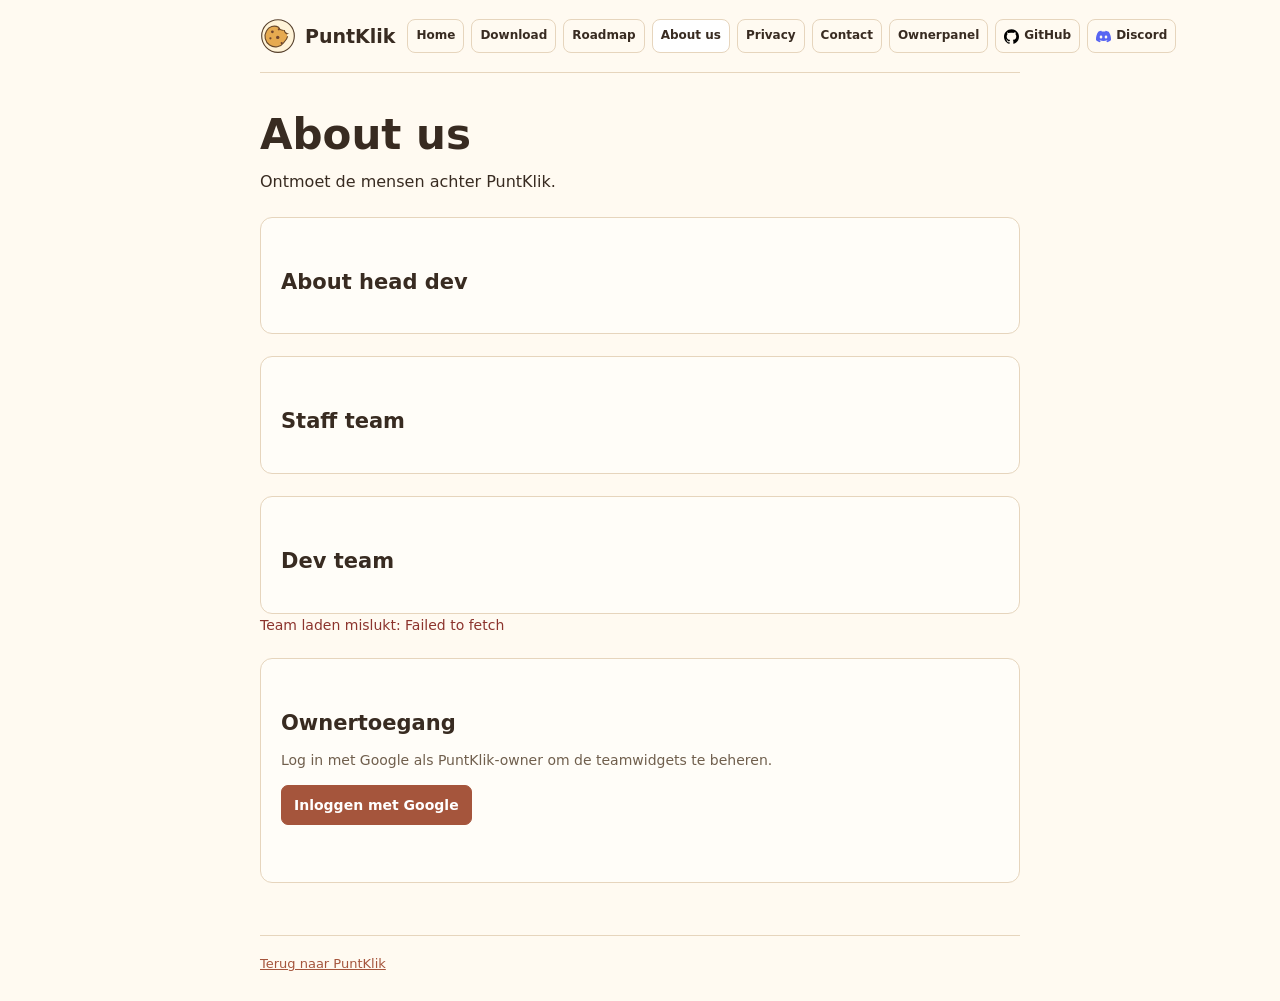
<file: docs/about.html>
<!doctype html>
<html lang="nl">
<head>
  <meta charset="utf-8">
  <meta name="viewport" content="width=device-width, initial-scale=1">
  <meta name="description" content="Ontmoet het PuntKlik-team: de hoofdontwikkelaar, het staffteam en het devteam.">
  <title>About us - PuntKlik</title>
  <link rel="stylesheet" href="site.css">
</head>
<body>
  <header class="wrap site-header">
    <a class="brand" href="index.html" aria-label="PuntKlik">
      <img src="assets/logo.svg" alt="">
      <strong data-site-content="brand.name" data-site-label="Naam in de navigatie">PuntKlik</strong>
    </a>
    <nav class="site-toolbar" aria-label="Website">
      <a class="page-link" href="index.html" data-site-link="link.nav.home" data-site-label="Link navigatie: Home"><span data-site-content="nav.home" data-site-label="Navigatietekst: Home">Home</span></a>
      <a class="page-link" href="download.html" data-site-link="link.nav.download" data-site-label="Link navigatie: Download"><span data-site-content="nav.download" data-site-label="Navigatietekst: Download">Download</span></a>
      <a class="page-link" href="roadmap.html" data-site-link="link.nav.roadmap" data-site-label="Link navigatie: Roadmap"><span data-site-content="nav.roadmap" data-site-label="Navigatietekst: Roadmap">Roadmap</span></a>
      <a class="page-link" href="about.html" data-site-link="link.nav.about" data-site-label="Link navigatie: About us" aria-current="page"><span data-site-content="nav.about" data-site-label="Navigatietekst: About us">About us</span></a>
      <a class="page-link" href="privacy.html" data-site-link="link.nav.privacy" data-site-label="Link navigatie: Privacy"><span data-site-content="nav.privacy" data-site-label="Navigatietekst: Privacy">Privacy</span></a>
      <a class="page-link" href="contact.html" data-site-link="link.nav.contact" data-site-label="Link navigatie: Contact"><span data-site-content="nav.contact" data-site-label="Navigatietekst: Contact">Contact</span></a>
      <a class="page-link" href="owner.html" data-site-link="link.nav.owner" data-site-label="Link navigatie: Ownerpanel"><span data-site-content="nav.owner" data-site-label="Navigatietekst: Ownerpanel">Ownerpanel</span></a>
      <a class="github-link" href="https://github.com/codevictorini/Smartschool-puntenklikker" data-site-link="link.github" data-site-label="GitHub-link" target="_blank" rel="noopener noreferrer">
        <img class="github-icon" src="assets/github.svg" alt="">
        <span data-site-content="nav.github" data-site-label="GitHub-knoptekst">GitHub</span>
      </a>
      <a class="discord-link" href="https://discord.gg/tkq7xkgW3z" data-site-link="link.discord" data-site-label="Discord-link" target="_blank" rel="noopener noreferrer" aria-label="Open de PuntKlik Discord-server">
        <img class="discord-icon" src="assets/discord.svg" alt="">
      </a>
    </nav>
  </header>

  <main class="wrap">
    <h1 data-site-content="about.title" data-site-label="About us: titel">About us</h1>
    <p class="intro" data-site-content="about.intro" data-site-label="About us: introductie">Ontmoet de mensen achter PuntKlik.</p>

    <section class="community-section" aria-labelledby="head-dev-title">
      <h2 id="head-dev-title" data-site-content="about.head-dev.title" data-site-label="About us: head developer-kop">About head dev</h2>
      <ul class="about-team-list" id="head-dev-list"></ul>
    </section>

    <section class="community-section" aria-labelledby="staff-title">
      <h2 id="staff-title" data-site-content="about.staff.title" data-site-label="About us: staff-kop">Staff team</h2>
      <ul class="about-team-list" id="staff-list"></ul>
    </section>

    <section class="community-section" aria-labelledby="dev-title">
      <h2 id="dev-title" data-site-content="about.dev.title" data-site-label="About us: dev-kop">Dev team</h2>
      <ul class="about-team-list" id="dev-list"></ul>
    </section>

    <p class="community-status" id="about-status" role="status" aria-live="polite">Team laden…</p>

    <section class="community-section" aria-labelledby="account-title">
      <h2 id="account-title" data-site-content="about.owner.title" data-site-label="About us: ownerkop">Ownertoegang</h2>
      <p class="community-note" id="owner-login-hint" data-site-content="about.owner.hint" data-site-label="About us: ownerlogin-tekst">Log in met Google als PuntKlik-owner om de teamwidgets te beheren.</p>
      <div class="community-actions">
        <button class="community-button" id="site-login" type="button" data-site-content="owner.login">Inloggen met Google</button>
        <button class="community-button secondary" id="site-logout" type="button" hidden data-site-content="owner.logout">Uitloggen</button>
      </div>
      <p class="community-status" id="auth-status" role="status" aria-live="polite"></p>
    </section>

    <section class="community-section" id="owner-panel" aria-labelledby="owner-title" hidden>
      <h2 id="owner-title" data-site-content="about.owner-panel.title" data-site-label="About us: ownerpanel-kop">Ownerpanel · team beheren</h2>
      <p class="community-note" data-site-content="about.owner-panel.note" data-site-label="About us: ownerpanel-uitleg">Namen, rollen en biografieën worden openbaar getoond op deze pagina.</p>
      <form class="about-form" id="about-form">
        <label for="member-category">Widget
          <select id="member-category" required>
            <option value="head_dev">Head developer</option>
            <option value="staff">Staff team</option>
            <option value="dev">Dev team</option>
          </select>
        </label>
        <label for="member-name">Naam
          <input id="member-name" type="text" minlength="2" maxlength="80" autocomplete="name" required>
        </label>
        <label for="member-role">Rol
          <input id="member-role" type="text" minlength="2" maxlength="80" required>
        </label>
        <label for="member-bio">Korte bio
          <textarea id="member-bio" maxlength="500"></textarea>
        </label>
        <label for="member-order">Volgorde
          <input id="member-order" type="number" min="0" max="10000" step="1" value="10" required>
        </label>
        <div class="community-actions">
          <button class="community-button" id="member-save" type="submit">Lid toevoegen</button>
          <button class="community-button secondary" id="member-cancel" type="button" hidden>Annuleren</button>
        </div>
      </form>
      <p class="community-status" id="owner-status" role="status" aria-live="polite"></p>
      <ul class="about-manage-list" id="about-manage-list" aria-label="Teamleden beheren"></ul>
    </section>
  </main>

  <footer class="wrap site-footer">
    <a href="index.html" data-site-link="link.nav.home" data-site-label="Footer: Home-link" data-site-content="footer.back-home">Terug naar PuntKlik</a>
  </footer>
  <script src="supabase-config.js"></script>
  <script src="site-auth.js"></script>
  <script src="site-content.js"></script>
  <script src="about.js"></script>
</body>
</html>
</file>
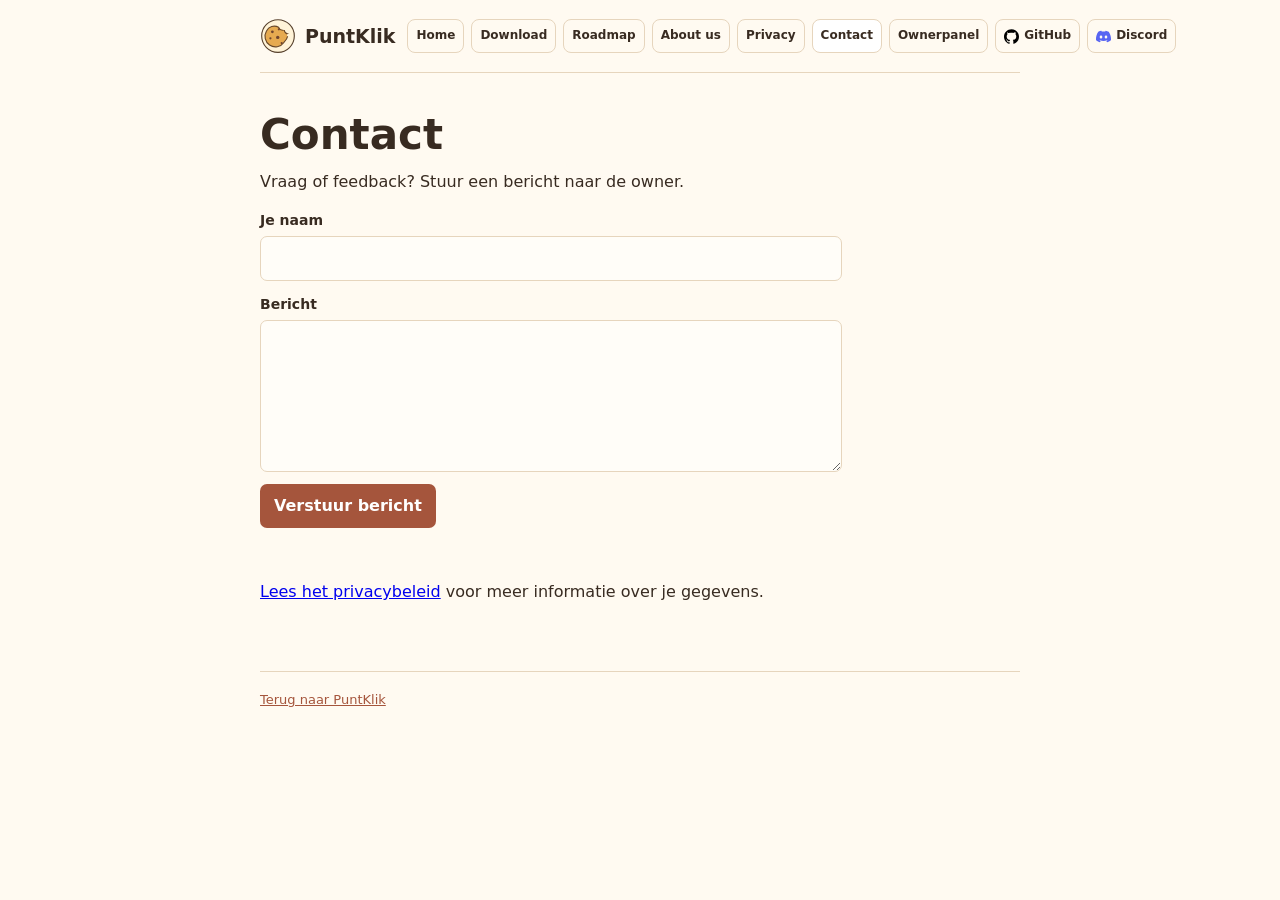
<file: docs/contact.html>
<!doctype html>
<html lang="nl">
<head>
  <meta charset="utf-8">
  <meta name="viewport" content="width=device-width, initial-scale=1">
  <meta name="description" content="Stuur een bericht naar de PuntKlik-owner.">
  <title>Contact - PuntKlik</title>
  <link rel="stylesheet" href="site.css">
</head>
<body>
  <header class="wrap site-header">
    <a class="brand" href="index.html" aria-label="PuntKlik">
      <img src="assets/logo.svg" alt="">
      <strong data-site-content="brand.name" data-site-label="Naam in de navigatie">PuntKlik</strong>
    </a>
    <nav class="site-toolbar" aria-label="Website">
      <a class="page-link" href="index.html" data-site-link="link.nav.home" data-site-label="Link navigatie: Home"><span data-site-content="nav.home" data-site-label="Navigatietekst: Home">Home</span></a>
      <a class="page-link" href="download.html" data-site-link="link.nav.download" data-site-label="Link navigatie: Download"><span data-site-content="nav.download" data-site-label="Navigatietekst: Download">Download</span></a>
      <a class="page-link" href="roadmap.html" data-site-link="link.nav.roadmap" data-site-label="Link navigatie: Roadmap"><span data-site-content="nav.roadmap" data-site-label="Navigatietekst: Roadmap">Roadmap</span></a>
      <a class="page-link" href="about.html" data-site-link="link.nav.about" data-site-label="Link navigatie: About us"><span data-site-content="nav.about" data-site-label="Navigatietekst: About us">About us</span></a>
      <a class="page-link" href="privacy.html" data-site-link="link.nav.privacy" data-site-label="Link navigatie: Privacy"><span data-site-content="nav.privacy" data-site-label="Navigatietekst: Privacy">Privacy</span></a>
      <a class="page-link" href="contact.html" data-site-link="link.nav.contact" data-site-label="Link navigatie: Contact" aria-current="page"><span data-site-content="nav.contact" data-site-label="Navigatietekst: Contact">Contact</span></a>
      <a class="page-link" href="owner.html" data-site-link="link.nav.owner" data-site-label="Link navigatie: Ownerpanel"><span data-site-content="nav.owner" data-site-label="Navigatietekst: Ownerpanel">Ownerpanel</span></a>
      <a class="github-link" href="https://github.com/codevictorini/Smartschool-puntenklikker" data-site-link="link.github" data-site-label="GitHub-link" target="_blank" rel="noopener noreferrer">
        <img class="github-icon" src="assets/github.svg" alt="">
        <span data-site-content="nav.github" data-site-label="GitHub-knoptekst">GitHub</span>
      </a>
      <a class="discord-link" href="https://discord.gg/tkq7xkgW3z" data-site-link="link.discord" data-site-label="Discord-link" target="_blank" rel="noopener noreferrer" aria-label="Open de PuntKlik Discord-server">
        <img class="discord-icon" src="assets/discord.svg" alt="">
      </a>
    </nav>
  </header>

  <main class="wrap">
    <h1 data-site-content="contact.title" data-site-label="Contact: titel">Contact</h1>
    <p class="form-panel" data-site-content="contact.intro" data-site-label="Contact: introductie">Vraag of feedback? Stuur een bericht naar de owner.</p>
    <form class="contact-form form-panel" id="contact-form">
      <label for="contact-name"><span data-site-content="contact.name-label" data-site-label="Contactformulier: naamlabel">Je naam</span>
        <input id="contact-name" name="name" type="text" minlength="2" maxlength="80" autocomplete="name" required>
      </label>
      <label for="contact-message"><span data-site-content="contact.message-label" data-site-label="Contactformulier: berichtlabel">Bericht</span>
        <textarea id="contact-message" name="message" minlength="5" maxlength="1500" required></textarea>
      </label>
      <label class="contact-honeypot" aria-hidden="true" for="contact-company">Laat dit veld leeg
        <input id="contact-company" name="company" type="text" tabindex="-1" autocomplete="off">
      </label>
      <button type="submit" data-site-content="contact.submit">Verstuur bericht</button>
      <p class="contact-status" id="contact-status" role="status" aria-live="polite"></p>
    </form>
    <p><a href="privacy.html" data-site-link="link.nav.privacy" data-site-label="Contact: privacylink" data-site-content="contact.privacy-link">Lees het privacybeleid</a><span data-site-content="contact.privacy-suffix" data-site-label="Contact: privacyuitleg"> voor meer informatie over je gegevens.</span></p>
  </main>

  <footer class="wrap site-footer">
    <a href="index.html" data-site-link="link.nav.home" data-site-label="Footer: Home-link" data-site-content="footer.back-home">Terug naar PuntKlik</a>
  </footer>
  <script src="supabase-config.js"></script>
  <script src="site-auth.js"></script>
  <script src="site-content.js"></script>
  <script src="contact.js"></script>
</body>
</html>
</file>
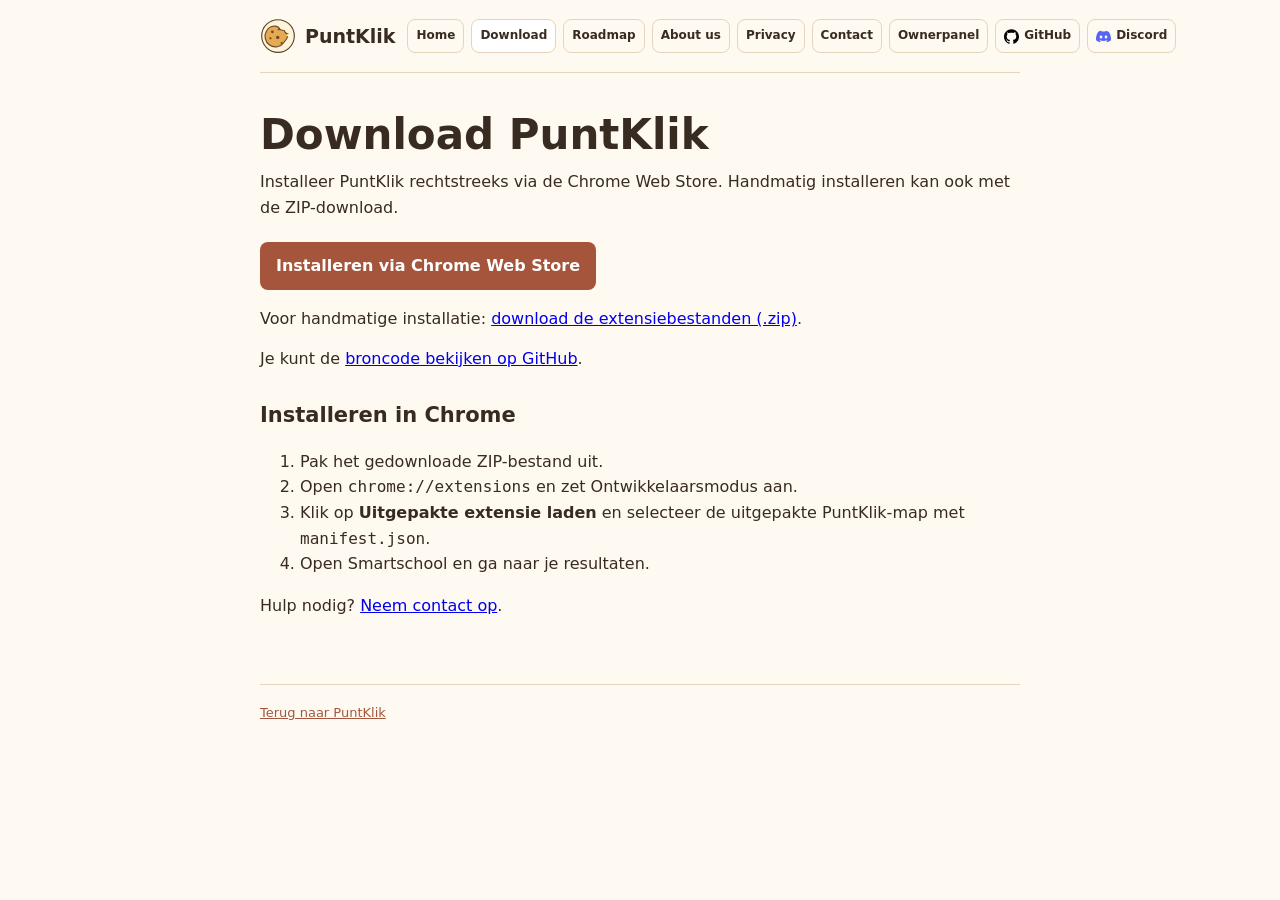
<file: docs/download.html>
<!doctype html>
<html lang="nl">
<head>
  <meta charset="utf-8">
  <meta name="viewport" content="width=device-width, initial-scale=1">
  <meta name="description" content="Download PuntKlik voor Chrome en lees hoe je de extensie installeert.">
  <title>Download - PuntKlik</title>
  <link rel="stylesheet" href="site.css">
</head>
<body>
  <header class="wrap site-header">
    <a class="brand" href="index.html" aria-label="PuntKlik">
      <img src="assets/logo.svg" alt="">
      <strong data-site-content="brand.name" data-site-label="Naam in de navigatie">PuntKlik</strong>
    </a>
    <nav class="site-toolbar" aria-label="Website">
      <a class="page-link" href="index.html" data-site-link="link.nav.home" data-site-label="Link navigatie: Home"><span data-site-content="nav.home" data-site-label="Navigatietekst: Home">Home</span></a>
      <a class="page-link" href="download.html" data-site-link="link.nav.download" data-site-label="Link navigatie: Download" aria-current="page"><span data-site-content="nav.download" data-site-label="Navigatietekst: Download">Download</span></a>
      <a class="page-link" href="roadmap.html" data-site-link="link.nav.roadmap" data-site-label="Link navigatie: Roadmap"><span data-site-content="nav.roadmap" data-site-label="Navigatietekst: Roadmap">Roadmap</span></a>
      <a class="page-link" href="about.html" data-site-link="link.nav.about" data-site-label="Link navigatie: About us"><span data-site-content="nav.about" data-site-label="Navigatietekst: About us">About us</span></a>
      <a class="page-link" href="privacy.html" data-site-link="link.nav.privacy" data-site-label="Link navigatie: Privacy"><span data-site-content="nav.privacy" data-site-label="Navigatietekst: Privacy">Privacy</span></a>
      <a class="page-link" href="contact.html" data-site-link="link.nav.contact" data-site-label="Link navigatie: Contact"><span data-site-content="nav.contact" data-site-label="Navigatietekst: Contact">Contact</span></a>
      <a class="page-link" href="owner.html" data-site-link="link.nav.owner" data-site-label="Link navigatie: Ownerpanel"><span data-site-content="nav.owner" data-site-label="Navigatietekst: Ownerpanel">Ownerpanel</span></a>
      <a class="github-link" href="https://github.com/codevictorini/Smartschool-puntenklikker" data-site-link="link.github" data-site-label="GitHub-link" target="_blank" rel="noopener noreferrer">
        <img class="github-icon" src="assets/github.svg" alt="">
        <span data-site-content="nav.github" data-site-label="GitHub-knoptekst">GitHub</span>
      </a>
      <a class="discord-link" href="https://discord.gg/tkq7xkgW3z" data-site-link="link.discord" data-site-label="Discord-link" target="_blank" rel="noopener noreferrer" aria-label="Open de PuntKlik Discord-server">
        <img class="discord-icon" src="assets/discord.svg" alt="">
      </a>
    </nav>
  </header>

  <main class="wrap">
    <h1 data-site-content="download.title" data-site-label="Download: titel">Download PuntKlik</h1>
    <p data-site-content="download.intro" data-site-label="Download: introductie">Installeer PuntKlik rechtstreeks via de Chrome Web Store. Handmatig installeren kan ook met de ZIP-download.</p>
    <a class="download-button" href="https://chromewebstore.google.com/detail/smartschool-puntklik/gidgeobfhgfbofcidaaolchabbibcbbj" data-site-link="link.chrome-store" data-site-label="Link Chrome Web Store" target="_blank" rel="noopener noreferrer" data-site-content="download.chrome-store-text">Installeren via Chrome Web Store</a>
    <p><span data-site-content="download.zip-prefix" data-site-label="Download: uitleg ZIP">Voor handmatige installatie: </span><a href="https://github.com/codevictorini/Smartschool-puntenklikker/archive/refs/heads/main.zip" data-site-link="link.extension-zip" data-site-label="Link extensie-ZIP" data-site-content="download.zip-text">download de extensiebestanden (.zip)</a>.</p>
    <p><span data-site-content="download.github-prefix" data-site-label="Download: uitleg GitHub">Je kunt de </span><a href="https://github.com/codevictorini/Smartschool-puntenklikker" data-site-link="link.github" data-site-label="GitHub-link" target="_blank" rel="noopener noreferrer" data-site-content="download.github-text">broncode bekijken op GitHub</a>.</p>

    <h2 data-site-content="download.install.title" data-site-label="Download: installatiekop">Installeren in Chrome</h2>
    <ol>
      <li data-site-content="download.install.step1" data-site-label="Download: installatiestap 1">Pak het gedownloade ZIP-bestand uit.</li>
      <li><span data-site-content="download.install.step2.start" data-site-label="Download: installatiestap 2 (begin)">Open </span><code>chrome://extensions</code><span data-site-content="download.install.step2.end" data-site-label="Download: installatiestap 2 (einde)"> en zet Ontwikkelaarsmodus aan.</span></li>
      <li><span data-site-content="download.install.step3.start" data-site-label="Download: installatiestap 3 (begin)">Klik op </span><strong data-site-content="download.install.step3.button" data-site-label="Download: installatiestap 3 (knop)">Uitgepakte extensie laden</strong><span data-site-content="download.install.step3.middle" data-site-label="Download: installatiestap 3 (midden)"> en selecteer de uitgepakte PuntKlik-map met </span><code>manifest.json</code><span>.</span></li>
      <li data-site-content="download.install.step4" data-site-label="Download: installatiestap 4">Open Smartschool en ga naar je resultaten.</li>
    </ol>
    <p><span data-site-content="download.help-prefix" data-site-label="Download: hulptekst">Hulp nodig? </span><a href="contact.html" data-site-link="link.contact" data-site-label="Contactlink" data-site-content="download.help-link">Neem contact op</a>.</p>
  </main>

  <footer class="wrap site-footer">
    <a href="index.html" data-site-link="link.nav.home" data-site-label="Footer: Home-link" data-site-content="footer.back-home">Terug naar PuntKlik</a>
  </footer>
  <script src="supabase-config.js"></script>
  <script src="site-auth.js"></script>
  <script src="site-content.js"></script>
</body>
</html>
</file>
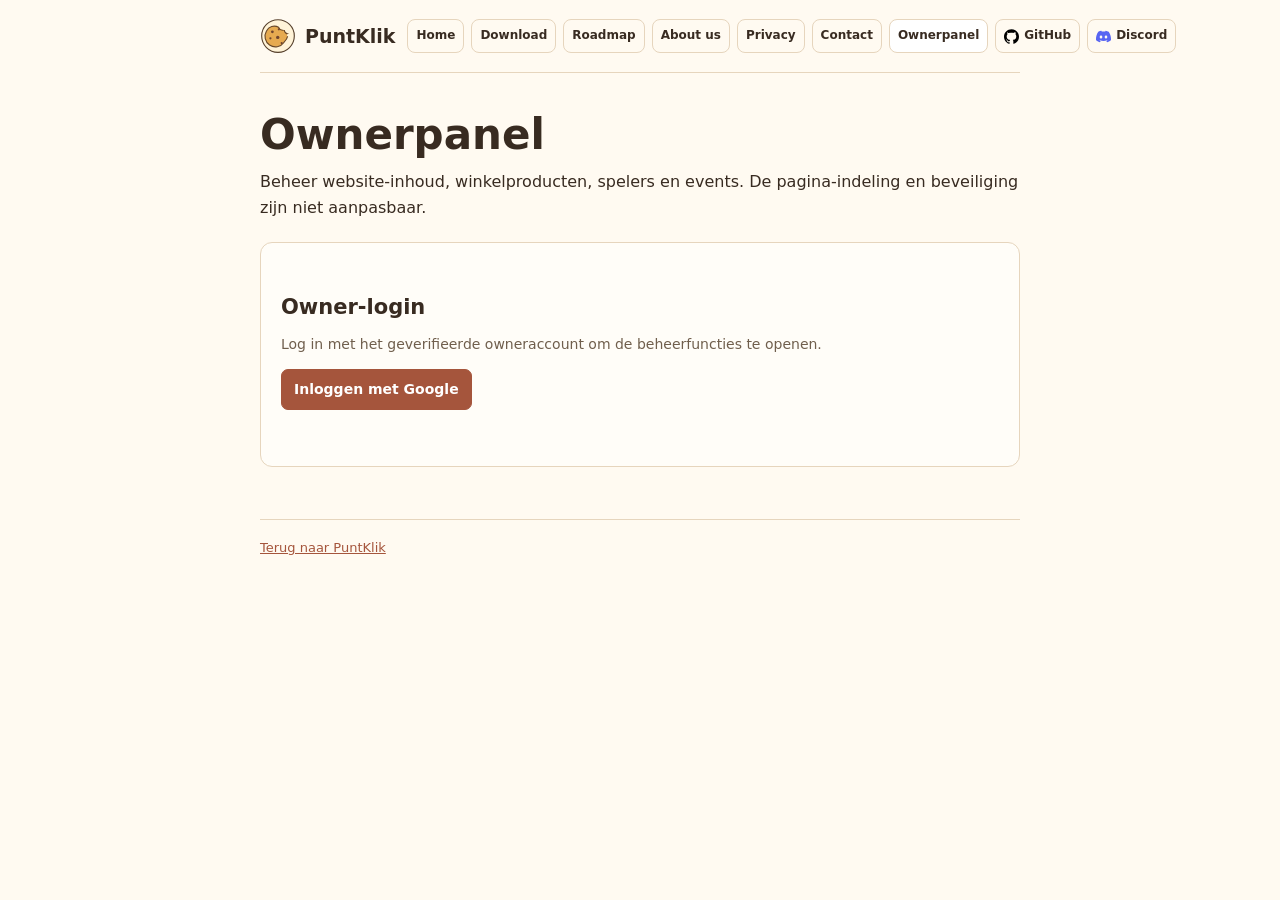
<file: docs/owner.html>
<!doctype html>
<html lang="nl">
<head>
  <meta charset="utf-8">
  <meta name="viewport" content="width=device-width, initial-scale=1">
  <meta name="description" content="Beheer de PuntKlik-website, winkel en community.">
  <title>Ownerpanel - PuntKlik</title>
  <link rel="stylesheet" href="site.css">
</head>
<body>
  <header class="wrap site-header">
    <a class="brand" href="index.html" aria-label="PuntKlik">
      <img src="assets/logo.svg" alt="">
      <strong data-site-content="brand.name" data-site-label="Naam in de navigatie">PuntKlik</strong>
    </a>
    <nav class="site-toolbar" aria-label="Website">
      <a class="page-link" href="index.html" data-site-link="link.nav.home" data-site-label="Link navigatie: Home"><span data-site-content="nav.home" data-site-label="Navigatietekst: Home">Home</span></a>
      <a class="page-link" href="download.html" data-site-link="link.nav.download" data-site-label="Link navigatie: Download"><span data-site-content="nav.download" data-site-label="Navigatietekst: Download">Download</span></a>
      <a class="page-link" href="roadmap.html" data-site-link="link.nav.roadmap" data-site-label="Link navigatie: Roadmap"><span data-site-content="nav.roadmap" data-site-label="Navigatietekst: Roadmap">Roadmap</span></a>
      <a class="page-link" href="about.html" data-site-link="link.nav.about" data-site-label="Link navigatie: About us"><span data-site-content="nav.about" data-site-label="Navigatietekst: About us">About us</span></a>
      <a class="page-link" href="privacy.html" data-site-link="link.nav.privacy" data-site-label="Link navigatie: Privacy"><span data-site-content="nav.privacy" data-site-label="Navigatietekst: Privacy">Privacy</span></a>
      <a class="page-link" href="contact.html" data-site-link="link.nav.contact" data-site-label="Link navigatie: Contact"><span data-site-content="nav.contact" data-site-label="Navigatietekst: Contact">Contact</span></a>
      <a class="page-link" href="owner.html" data-site-link="link.nav.owner" data-site-label="Link navigatie: Ownerpanel" aria-current="page"><span data-site-content="nav.owner" data-site-label="Navigatietekst: Ownerpanel">Ownerpanel</span></a>
      <a class="github-link" href="https://github.com/codevictorini/Smartschool-puntenklikker" data-site-link="link.github" data-site-label="GitHub-link" target="_blank" rel="noopener noreferrer">
        <img class="github-icon" src="assets/github.svg" alt="">
        <span data-site-content="nav.github" data-site-label="GitHub-knoptekst">GitHub</span>
      </a>
      <a class="discord-link" href="https://discord.gg/tkq7xkgW3z" data-site-link="link.discord" data-site-label="Discord-link" target="_blank" rel="noopener noreferrer" aria-label="Open de PuntKlik Discord-server">
        <img class="discord-icon" src="assets/discord.svg" alt="">
      </a>
    </nav>
  </header>

  <main class="wrap">
    <h1>Ownerpanel</h1>
    <p class="intro">Beheer website-inhoud, winkelproducten, spelers en events. De pagina-indeling en beveiliging zijn niet aanpasbaar.</p>
    <section class="community-section" aria-labelledby="access-title">
      <h2 id="access-title">Owner-login</h2>
      <p class="community-note" id="owner-access-hint">Log in met het geverifieerde owneraccount om de beheerfuncties te openen.</p>
      <div class="community-actions">
        <button class="community-button" id="owner-login" type="button">Inloggen met Google</button>
        <button class="community-button secondary" id="owner-logout" type="button" hidden>Uitloggen</button>
      </div>
      <p class="community-status" id="owner-auth-status" role="status" aria-live="polite"></p>
    </section>

    <div id="owner-tools" hidden>
      <section class="community-section" aria-labelledby="quick-links-title">
        <h2 id="quick-links-title">Bestaande beheerderspagina’s</h2>
        <p><a href="roadmap.html">Roadmap en leaderboard</a> · <a href="about.html">About us-team</a></p>
      </section>

      <section class="community-section" aria-labelledby="content-title">
        <h2 id="content-title">Website-teksten en links</h2>
        <p class="community-note">Pas de inhoud van de publieke pagina’s aan. De opmaak en werking blijven hetzelfde.</p>
        <p class="community-status" id="content-status" role="status" aria-live="polite">Pagina-inhoud ophalen…</p>
        <form class="site-admin-form" id="content-form">
          <div id="content-fields"></div>
          <div class="community-actions">
            <button class="community-button" id="content-save" type="submit">Website-inhoud opslaan</button>
            <button class="community-button secondary" id="content-reset" type="button">Standaardteksten herstellen</button>
          </div>
        </form>
      </section>

      <section class="community-section" aria-labelledby="catalog-title">
        <h2 id="catalog-title">Winkelproducten</h2>
        <p class="community-note">Wijzig bestaande figuren en toppings. Verbergen haalt een niet-bezet item tijdelijk uit de winkel.</p>
        <p class="community-status" id="catalog-status" role="status" aria-live="polite"></p>
        <form class="site-admin-form" id="catalog-form">
          <ol class="site-admin-list" id="catalog-list"></ol>
          <button class="community-button" id="catalog-save" type="submit">Winkel opslaan</button>
        </form>
      </section>

      <section class="community-section" aria-labelledby="players-title">
        <h2 id="players-title">Leaderboard en spelers</h2>
        <p class="community-note">Pas nicknames en coinstanden aan. Een lege nickname verbergt een speler op het leaderboard, zonder het account te verwijderen.</p>
        <div class="community-actions">
          <button class="community-button secondary" id="players-previous" type="button" disabled>Vorige</button>
          <button class="community-button secondary" id="players-next" type="button" disabled>Volgende</button>
        </div>
        <p class="community-status" id="players-status" role="status" aria-live="polite"></p>
        <ol class="site-admin-list" id="players-list"></ol>
      </section>

      <section class="community-section" aria-labelledby="store-admin-title">
        <h2 id="store-admin-title">Winkelbeheer en events</h2>
        <p class="community-note">Deze instellingen worden gedeeld met de winkel in de extensie.</p>

        <details class="site-admin-details" open>
          <summary>Owner-event afteller</summary>
          <form class="site-admin-form" id="countdown-form">
            <label for="countdown-name">Eventnaam
              <input id="countdown-name" type="text" minlength="1" maxlength="60" required>
            </label>
            <label for="countdown-at">Startdatum en -tijd
              <input id="countdown-at" type="datetime-local" required>
            </label>
            <div class="community-actions">
              <button class="community-button" type="submit">Afteller instellen</button>
              <button class="community-button secondary" id="countdown-clear" type="button">Afteller wissen</button>
            </div>
          </form>
          <p class="community-status" id="countdown-status" role="status" aria-live="polite"></p>
        </details>

        <details class="site-admin-details">
          <summary>Promo</summary>
          <form class="site-admin-form" id="promo-form">
            <label for="promo-percent">Korting (1–100%)
              <input id="promo-percent" type="number" min="1" max="100" value="20" required>
            </label>
            <label for="promo-cap">Maximale korting per item (0–5 coins)
              <input id="promo-cap" type="number" min="0" max="5" value="5" required>
            </label>
            <label for="promo-duration">Duur (1–1440 minuten)
              <input id="promo-duration" type="number" min="1" max="1440" value="5" required>
            </label>
            <button class="community-button" type="submit">Promo starten/vervangen</button>
            <button class="community-button secondary" id="promo-stop" type="button">Actieve promo stoppen</button>
          </form>
          <p class="community-status" id="promo-status" role="status" aria-live="polite"></p>
        </details>

        <details class="site-admin-details">
          <summary>Secret shop</summary>
          <button class="community-button secondary" id="secret-shop-toggle" type="button">Secret shop laden…</button>
          <p class="community-status" id="secret-shop-status" role="status" aria-live="polite"></p>
          <form class="site-admin-form" id="secret-item-form">
            <input id="secret-item-id" type="hidden">
            <label for="secret-item-name">Naam
              <input id="secret-item-name" type="text" minlength="2" maxlength="40" required>
            </label>
            <label for="secret-item-description">Beschrijving
              <input id="secret-item-description" type="text" minlength="2" maxlength="120" required>
            </label>
            <label for="secret-item-emoji">Emoji/badge
              <input id="secret-item-emoji" type="text" maxlength="8" value="✨" required>
            </label>
            <label for="secret-item-price">Prijs (coins)
              <input id="secret-item-price" type="number" min="1" max="1000000000" required>
            </label>
            <label for="secret-item-effect">Effect
              <select id="secret-item-effect">
                <option value="cosmetic">Cosmetic collectible</option>
                <option value="coin_bonus">Bonuscoins per punt</option>
                <option value="shop_discount">Extra winkelkorting</option>
              </select>
            </label>
            <div id="secret-effect-fields">
              <label for="secret-effect-percent">Effect (1–100%)
                <input id="secret-effect-percent" type="number" min="1" max="100" value="10">
              </label>
              <label for="secret-effect-duration">Effectduur (1–1440 minuten)
                <input id="secret-effect-duration" type="number" min="1" max="1440" value="30">
              </label>
            </div>
            <div class="community-actions">
              <button class="community-button" id="secret-item-save" type="submit">Secret item aanmaken</button>
              <button class="community-button secondary" id="secret-item-cancel" type="button" hidden>Annuleren</button>
            </div>
          </form>
          <p class="community-status" id="secret-item-status" role="status" aria-live="polite"></p>
          <ol class="site-admin-list" id="secret-items-list"></ol>
        </details>

        <details class="site-admin-details">
          <summary>Winkel-events</summary>
          <form class="site-admin-form" id="event-form">
            <label for="event-type">Eventsoort
              <select id="event-type">
                <option value="double_coins">Dubbele coins</option>
                <option value="coin_gift">Coinbonus per speler</option>
                <option value="coin_shower">Muntjesregen</option>
                <option value="flash_sale">Flash sale</option>
                <option value="lucky_drop">Lucky drop</option>
                <option value="points_challenge">Puntenchallenge</option>
                <option value="theme">Thema-event</option>
              </select>
            </label>
            <label for="event-duration">Duur (1–1440 minuten)
              <input id="event-duration" type="number" min="1" max="1440" value="5" required>
            </label>
            <div class="event-config-fields" data-event-type="coin_gift" hidden>
              <label for="event-coins">Coins voor elke speler
                <input id="event-coins" type="number" min="1" max="1000000" value="10">
              </label>
            </div>
            <div class="event-config-fields" data-event-type="coin_shower" hidden>
              <label for="event-coins-per-bag">Coins per muntzakje
                <input id="event-coins-per-bag" type="number" min="1" max="1000000" value="10">
              </label>
            </div>
            <div class="event-config-fields" data-event-type="flash_sale" hidden>
              <label for="event-item-key">Winkelitem
                <select id="event-item-key"></select>
              </label>
              <label for="event-discount">Korting (1–100%)
                <input id="event-discount" type="number" min="1" max="100" value="50">
              </label>
            </div>
            <div class="event-config-fields" data-event-type="lucky_drop" hidden>
              <label for="event-chance">Kans per punt (1–100%)
                <input id="event-chance" type="number" min="1" max="100" value="10">
              </label>
              <label for="event-reward">Extra coins per lucky drop
                <input id="event-reward" type="number" min="1" max="1000000" value="5">
              </label>
            </div>
            <div class="event-config-fields" data-event-type="points_challenge" hidden>
              <label for="event-target">Unieke punten per speler
                <input id="event-target" type="number" min="1" max="1000" value="5">
              </label>
              <label for="event-challenge-reward">Coinbeloning
                <input id="event-challenge-reward" type="number" min="1" max="1000000" value="25">
              </label>
            </div>
            <div class="event-config-fields" data-event-type="theme" hidden>
              <label for="event-theme">Tijdelijk thema
                <select id="event-theme">
                  <option value="berry">Aardbei</option>
                  <option value="mint">Munt</option>
                  <option value="night">Nacht</option>
                  <option value="watermelon">Watermeloen</option>
                  <option value="orange">Sinaasappel</option>
                  <option value="donut">Donut</option>
                  <option value="cupcake">Cupcake</option>
                </select>
              </label>
            </div>
            <button class="community-button" type="submit">Event starten</button>
          </form>
          <p class="community-status" id="event-status" role="status" aria-live="polite"></p>
          <ol class="site-admin-list" id="events-list"></ol>
          <div id="owner-fruit-controls"></div>
        </details>

        <details class="site-admin-details">
          <summary>Global announcement</summary>
          <form class="site-admin-form" id="announcement-form">
            <label for="announcement-name">Naam
              <input id="announcement-name" type="text" minlength="1" maxlength="30" value="Victorerauw" required>
            </label>
            <label for="announcement-message">Bericht
              <textarea id="announcement-message" rows="4" minlength="1" maxlength="1000" required></textarea>
            </label>
            <button class="community-button" type="submit">Announcement verzenden</button>
          </form>
          <p class="community-status" id="announcement-status" role="status" aria-live="polite"></p>
        </details>
      </section>
    </div>
  </main>

  <footer class="wrap site-footer">
    <a href="index.html" data-site-link="link.nav.home" data-site-label="Footer: Home-link" data-site-content="footer.back-home">Terug naar PuntKlik</a>
  </footer>
  <script src="supabase-config.js"></script>
  <script src="site-auth.js"></script>
  <script src="site-content.js"></script>
  <script src="store-catalog.js"></script>
  <script src="owner.js"></script>
</body>
</html>
</file>
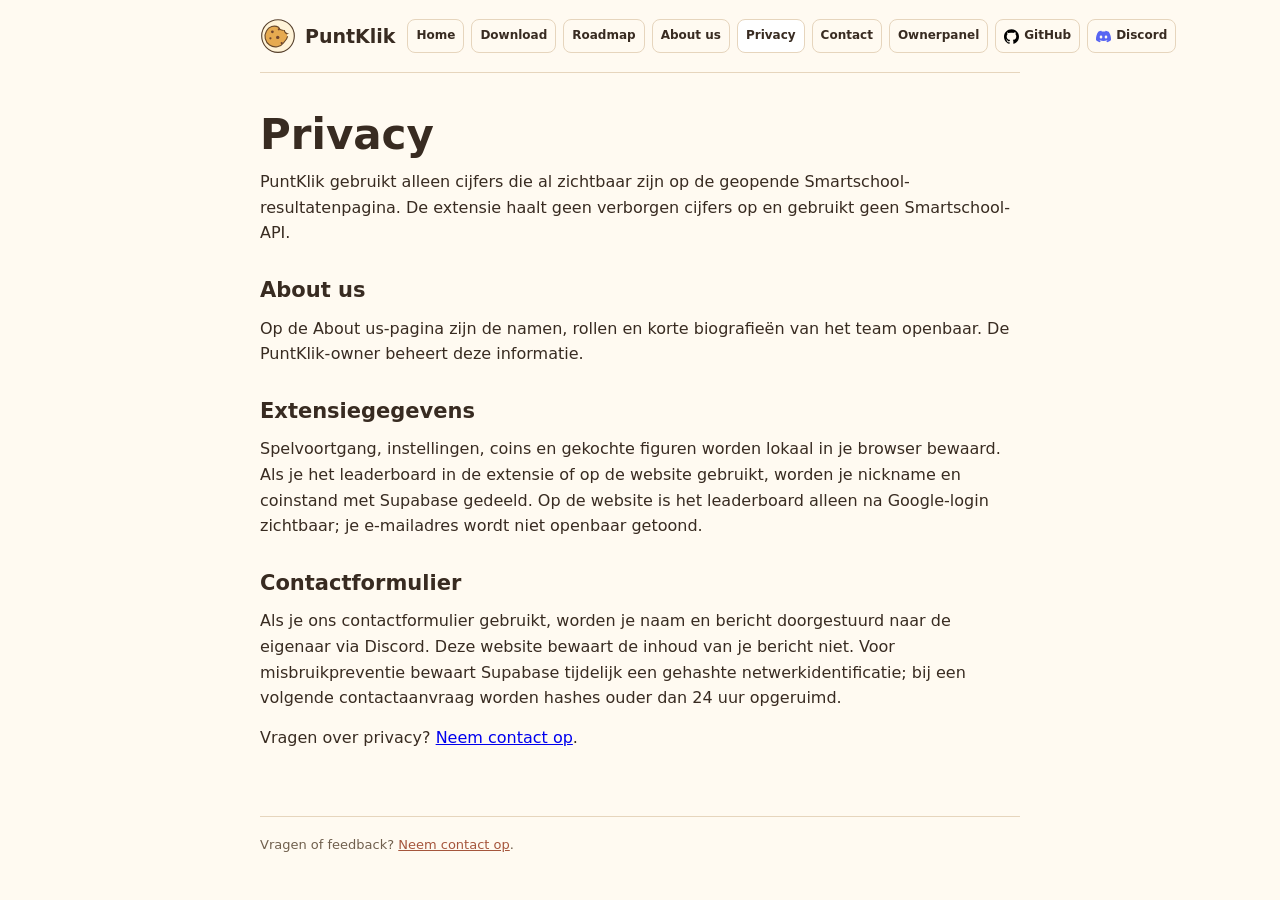
<file: docs/privacy.html>
<!doctype html>
<html lang="nl">
<head>
  <meta charset="utf-8">
  <meta name="viewport" content="width=device-width, initial-scale=1">
  <meta name="description" content="Lees hoe PuntKlik met gegevens omgaat.">
  <title>Privacy - PuntKlik</title>
  <link rel="stylesheet" href="site.css">
</head>
<body>
  <header class="wrap site-header">
    <a class="brand" href="index.html" aria-label="PuntKlik">
      <img src="assets/logo.svg" alt="">
      <strong data-site-content="brand.name" data-site-label="Naam in de navigatie">PuntKlik</strong>
    </a>
    <nav class="site-toolbar" aria-label="Website">
      <a class="page-link" href="index.html" data-site-link="link.nav.home" data-site-label="Link navigatie: Home"><span data-site-content="nav.home" data-site-label="Navigatietekst: Home">Home</span></a>
      <a class="page-link" href="download.html" data-site-link="link.nav.download" data-site-label="Link navigatie: Download"><span data-site-content="nav.download" data-site-label="Navigatietekst: Download">Download</span></a>
      <a class="page-link" href="roadmap.html" data-site-link="link.nav.roadmap" data-site-label="Link navigatie: Roadmap"><span data-site-content="nav.roadmap" data-site-label="Navigatietekst: Roadmap">Roadmap</span></a>
      <a class="page-link" href="about.html" data-site-link="link.nav.about" data-site-label="Link navigatie: About us"><span data-site-content="nav.about" data-site-label="Navigatietekst: About us">About us</span></a>
      <a class="page-link" href="privacy.html" data-site-link="link.nav.privacy" data-site-label="Link navigatie: Privacy" aria-current="page"><span data-site-content="nav.privacy" data-site-label="Navigatietekst: Privacy">Privacy</span></a>
      <a class="page-link" href="contact.html" data-site-link="link.nav.contact" data-site-label="Link navigatie: Contact"><span data-site-content="nav.contact" data-site-label="Navigatietekst: Contact">Contact</span></a>
      <a class="page-link" href="owner.html" data-site-link="link.nav.owner" data-site-label="Link navigatie: Ownerpanel"><span data-site-content="nav.owner" data-site-label="Navigatietekst: Ownerpanel">Ownerpanel</span></a>
      <a class="github-link" href="https://github.com/codevictorini/Smartschool-puntenklikker" data-site-link="link.github" data-site-label="GitHub-link" target="_blank" rel="noopener noreferrer">
        <img class="github-icon" src="assets/github.svg" alt="">
        <span data-site-content="nav.github" data-site-label="GitHub-knoptekst">GitHub</span>
      </a>
      <a class="discord-link" href="https://discord.gg/tkq7xkgW3z" data-site-link="link.discord" data-site-label="Discord-link" target="_blank" rel="noopener noreferrer" aria-label="Open de PuntKlik Discord-server">
        <img class="discord-icon" src="assets/discord.svg" alt="">
      </a>
    </nav>
  </header>

  <main class="wrap">
    <h1 data-site-content="privacy.title" data-site-label="Privacy: titel">Privacy</h1>
    <p data-site-content="privacy.intro" data-site-label="Privacy: introductie">PuntKlik gebruikt alleen cijfers die al zichtbaar zijn op de geopende Smartschool-resultatenpagina. De extensie haalt geen verborgen cijfers op en gebruikt geen Smartschool-API.</p>
    <h2 data-site-content="privacy.about.title" data-site-label="Privacy: kop About us">About us</h2>
    <p data-site-content="privacy.about.body" data-site-label="Privacy: About us-tekst">Op de About us-pagina zijn de namen, rollen en korte biografieën van het team openbaar. De PuntKlik-owner beheert deze informatie.</p>
    <h2 data-site-content="privacy.extension.title" data-site-label="Privacy: kop extensiegegevens">Extensiegegevens</h2>
    <p data-site-content="privacy.extension.body" data-site-label="Privacy: extensiegegevens">Spelvoortgang, instellingen, coins en gekochte figuren worden lokaal in je browser bewaard. Als je het leaderboard in de extensie of op de website gebruikt, worden je nickname en coinstand met Supabase gedeeld. Op de website is het leaderboard alleen na Google-login zichtbaar; je e-mailadres wordt niet openbaar getoond.</p>
    <h2 data-site-content="privacy.contact.title" data-site-label="Privacy: kop contactformulier">Contactformulier</h2>
    <p data-site-content="privacy.contact.body" data-site-label="Privacy: contactformuliertekst">Als je ons contactformulier gebruikt, worden je naam en bericht doorgestuurd naar de eigenaar via Discord. Deze website bewaart de inhoud van je bericht niet. Voor misbruikpreventie bewaart Supabase tijdelijk een gehashte netwerkidentificatie; bij een volgende contactaanvraag worden hashes ouder dan 24 uur opgeruimd.</p>
    <p><span data-site-content="privacy.questions" data-site-label="Privacy: vragen over privacy">Vragen over privacy? </span><a href="contact.html" data-site-link="link.contact" data-site-label="Contactlink" data-site-content="privacy.contact-link">Neem contact op</a>.</p>
  </main>

  <footer class="wrap site-footer">
    <span data-site-content="footer.questions" data-site-label="Footer: vragen">Vragen of feedback? </span><a href="contact.html" data-site-link="link.contact" data-site-label="Footer: contactlink" data-site-content="footer.contact">Neem contact op</a>.
  </footer>
  <script src="supabase-config.js"></script>
  <script src="site-auth.js"></script>
  <script src="site-content.js"></script>
</body>
</html>
</file>
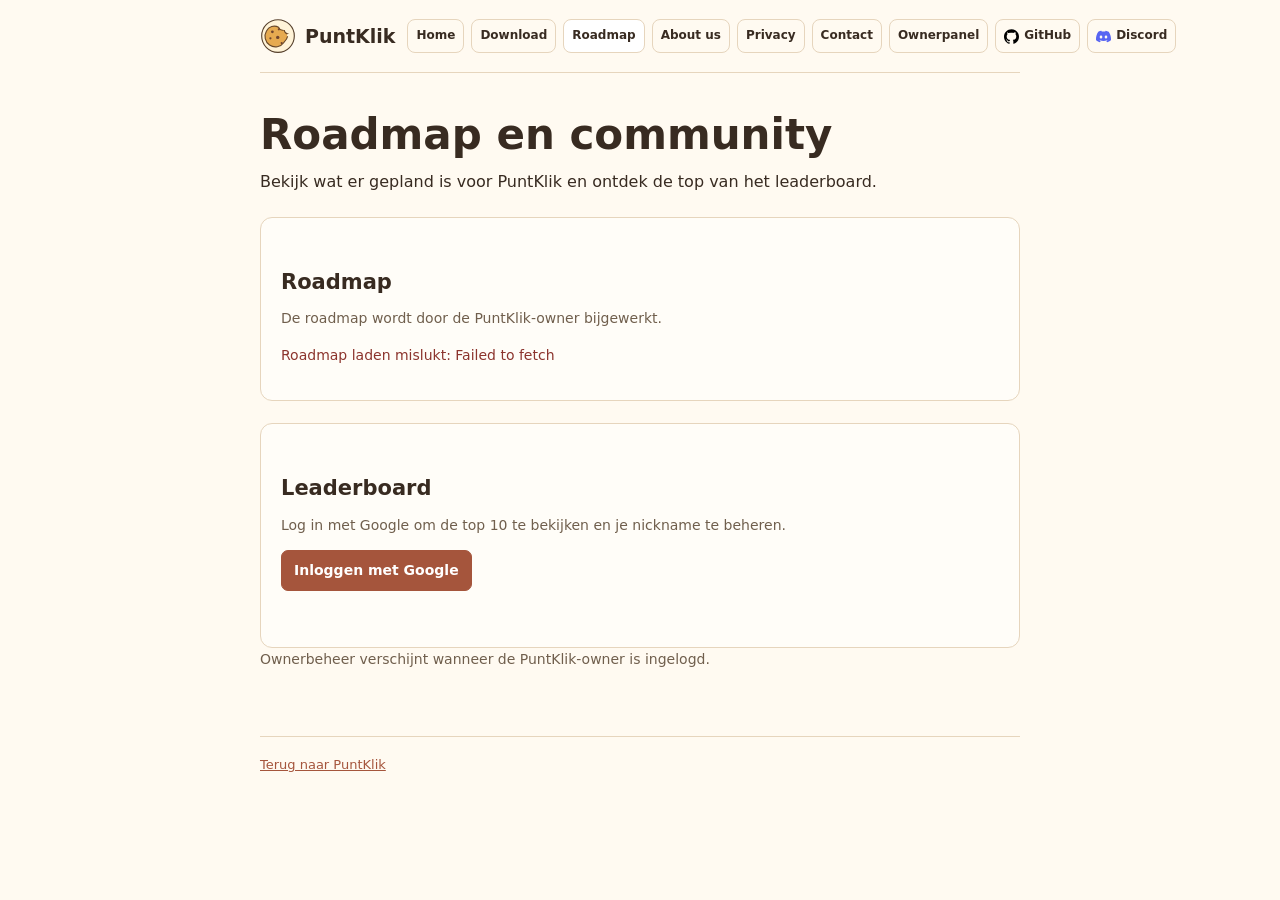
<file: docs/roadmap.html>
<!doctype html>
<html lang="nl">
<head>
  <meta charset="utf-8">
  <meta name="viewport" content="width=device-width, initial-scale=1">
  <meta name="description" content="Bekijk de PuntKlik-roadmap en het leaderboard.">
  <title>Roadmap en leaderboard - PuntKlik</title>
  <link rel="stylesheet" href="site.css">
</head>
<body>
  <header class="wrap site-header">
    <a class="brand" href="index.html" aria-label="PuntKlik">
      <img src="assets/logo.svg" alt="">
      <strong data-site-content="brand.name" data-site-label="Naam in de navigatie">PuntKlik</strong>
    </a>
    <nav class="site-toolbar" aria-label="Website">
      <a class="page-link" href="index.html" data-site-link="link.nav.home" data-site-label="Link navigatie: Home"><span data-site-content="nav.home" data-site-label="Navigatietekst: Home">Home</span></a>
      <a class="page-link" href="download.html" data-site-link="link.nav.download" data-site-label="Link navigatie: Download"><span data-site-content="nav.download" data-site-label="Navigatietekst: Download">Download</span></a>
      <a class="page-link" href="roadmap.html" data-site-link="link.nav.roadmap" data-site-label="Link navigatie: Roadmap" aria-current="page"><span data-site-content="nav.roadmap" data-site-label="Navigatietekst: Roadmap">Roadmap</span></a>
      <a class="page-link" href="about.html" data-site-link="link.nav.about" data-site-label="Link navigatie: About us"><span data-site-content="nav.about" data-site-label="Navigatietekst: About us">About us</span></a>
      <a class="page-link" href="privacy.html" data-site-link="link.nav.privacy" data-site-label="Link navigatie: Privacy"><span data-site-content="nav.privacy" data-site-label="Navigatietekst: Privacy">Privacy</span></a>
      <a class="page-link" href="contact.html" data-site-link="link.nav.contact" data-site-label="Link navigatie: Contact"><span data-site-content="nav.contact" data-site-label="Navigatietekst: Contact">Contact</span></a>
      <a class="page-link" href="owner.html" data-site-link="link.nav.owner" data-site-label="Link navigatie: Ownerpanel"><span data-site-content="nav.owner" data-site-label="Navigatietekst: Ownerpanel">Ownerpanel</span></a>
      <a class="github-link" href="https://github.com/codevictorini/Smartschool-puntenklikker" data-site-link="link.github" data-site-label="GitHub-link" target="_blank" rel="noopener noreferrer">
        <img class="github-icon" src="assets/github.svg" alt="">
        <span data-site-content="nav.github" data-site-label="GitHub-knoptekst">GitHub</span>
      </a>
      <a class="discord-link" href="https://discord.gg/tkq7xkgW3z" data-site-link="link.discord" data-site-label="Discord-link" target="_blank" rel="noopener noreferrer" aria-label="Open de PuntKlik Discord-server">
        <img class="discord-icon" src="assets/discord.svg" alt="">
      </a>
    </nav>
  </header>

  <main class="wrap">
    <h1 data-site-content="roadmap.title" data-site-label="Roadmap: titel">Roadmap en community</h1>
    <p class="intro" data-site-content="roadmap.intro" data-site-label="Roadmap: introductie">Bekijk wat er gepland is voor PuntKlik en ontdek de top van het leaderboard.</p>

    <section class="community-section" aria-labelledby="roadmap-title">
      <h2 id="roadmap-title" data-site-content="roadmap.section.title" data-site-label="Roadmap: sectiekop">Roadmap</h2>
      <p class="community-note" data-site-content="roadmap.section.note" data-site-label="Roadmap: toelichting">De roadmap wordt door de PuntKlik-owner bijgewerkt.</p>
      <p class="community-status" id="roadmap-status" role="status" aria-live="polite">Roadmap laden…</p>
      <ol class="roadmap-list" id="roadmap-list"></ol>
    </section>

    <section class="community-section" aria-labelledby="leaderboard-title">
      <h2 id="leaderboard-title" data-site-content="roadmap.leaderboard.title" data-site-label="Roadmap: leaderboardkop">Leaderboard</h2>
      <p class="community-note" id="leaderboard-login-hint">Log in met Google om de top 10 te bekijken en je nickname te beheren.</p>
      <div class="community-actions">
        <button class="community-button" id="site-login" type="button" data-site-content="owner.login">Inloggen met Google</button>
        <button class="community-button secondary" id="site-logout" type="button" hidden data-site-content="owner.logout">Uitloggen</button>
      </div>
      <form class="nickname-form" id="nickname-form" hidden>
        <label for="leaderboard-nickname">Jouw nickname (3–20 tekens)
          <input id="leaderboard-nickname" type="text" minlength="3" maxlength="20" autocomplete="nickname" required>
        </label>
        <button class="community-button" type="submit">Nickname opslaan</button>
      </form>
      <p class="community-status" id="leaderboard-status" role="status" aria-live="polite"></p>
      <ol class="website-leaderboard-list" id="leaderboard-list" aria-label="Top 10 spelers"></ol>
    </section>

    <p class="community-note" id="owner-login-hint" data-site-content="roadmap.owner.hint" data-site-label="Roadmap: ownerlogin-tekst">Ownerbeheer verschijnt wanneer de PuntKlik-owner is ingelogd.</p>
    <section class="community-section" id="owner-panel" aria-labelledby="owner-title" hidden>
      <h2 id="owner-title" data-site-content="roadmap.owner.title" data-site-label="Roadmap: ownerpanel-kop">Ownerpanel · roadmap beheren</h2>
      <p class="community-note" data-site-content="roadmap.owner.note" data-site-label="Roadmap: ownerpanel-uitleg">Wijzigingen worden direct op de website gepubliceerd.</p>
      <form class="roadmap-form" id="roadmap-form">
        <label for="roadmap-title-input">Titel
          <input id="roadmap-title-input" type="text" minlength="2" maxlength="100" required>
        </label>
        <label for="roadmap-description-input">Beschrijving
          <textarea id="roadmap-description-input" maxlength="600"></textarea>
        </label>
        <label for="roadmap-status-input">Status
          <select id="roadmap-status-input" required>
            <option value="planned">Gepland</option>
            <option value="in_progress">Bezig</option>
            <option value="done">Afgerond</option>
          </select>
        </label>
        <label for="roadmap-order-input">Volgorde
          <input id="roadmap-order-input" type="number" min="0" max="10000" step="1" value="10" required>
        </label>
        <div class="community-actions">
          <button class="community-button" id="roadmap-save" type="submit">Item toevoegen</button>
          <button class="community-button secondary" id="roadmap-cancel" type="button" hidden>Annuleren</button>
        </div>
      </form>
      <p class="community-status" id="owner-status" role="status" aria-live="polite"></p>
      <ol class="roadmap-manage-list" id="roadmap-manage-list" aria-label="Roadmap-items beheren"></ol>
    </section>
  </main>

  <footer class="wrap site-footer">
    <a href="index.html" data-site-link="link.nav.home" data-site-label="Footer: Home-link" data-site-content="footer.back-home">Terug naar PuntKlik</a>
  </footer>
  <script src="supabase-config.js"></script>
  <script src="site-auth.js"></script>
  <script src="site-content.js"></script>
  <script src="roadmap.js"></script>
</body>
</html>
</file>
<file: docs/site.css>
body {
  margin: 0;
  background: #fffaf1;
  color: #382b21;
  font: 16px/1.6 "Trebuchet MS", system-ui, sans-serif;
}
.wrap { width: min(760px, calc(100% - 32px)); margin: 0 auto; }
.site-header {
  display: flex;
  align-items: center;
  gap: 12px;
  padding: 18px 0;
  border-bottom: 1px solid #e6d5bd;
}
.brand { display: flex; align-items: center; gap: 9px; color: #382b21; text-decoration: none; }
.brand img { width: 36px; height: 36px; }
.brand strong { font-size: 19px; }
.site-toolbar { display: flex; align-items: center; gap: 7px; margin-left: auto; }
.site-toolbar a {
  color: #382b21;
  font-size: 12px;
  font-weight: 700;
  text-decoration: none;
  white-space: nowrap;
}
.site-toolbar .page-link,
.site-toolbar .github-link {
  padding: 6px 8px;
  border: 1px solid #e6d5bd;
  border-radius: 8px;
}
.site-toolbar .page-link:hover,
.site-toolbar .github-link:hover { background: #fff; }
.site-toolbar .github-link { display: inline-flex; align-items: center; gap: 5px; margin-left: 0; }
.site-toolbar .github-icon { width: 15px; height: 15px; fill: currentColor; }
.site-toolbar .discord-link {
  display: inline-flex;
  align-items: center;
  gap: 5px;
  padding: 6px 8px;
  border: 1px solid #e6d5bd;
  border-radius: 8px;
  background: transparent;
  color: #382b21;
  margin-left: 0;
}
.site-toolbar .discord-link:hover { background: #fff; color: #382b21; }
.site-toolbar .discord-icon { width: 15px; height: 15px; }
.site-toolbar .discord-link svg { width: 15px; height: 15px; fill: #5865f2; }
.site-toolbar .discord-link::after { content: "Discord"; }
.site-toolbar a:focus-visible {
  outline: 2px dashed #a5553c;
  outline-offset: 3px;
}
.site-toolbar a[aria-current="page"] { background: #fff; }
main.wrap { padding: 38px 0 52px; }
main.wrap h1 { margin: 0 0 10px; font-size: clamp(30px, 6vw, 42px); line-height: 1.15; }
main.wrap h2 { margin: 28px 0 8px; font-size: 21px; }
main.wrap p { margin: 0 0 14px; }
input, textarea, button { font: inherit; }
.form-panel { max-width: 560px; }
.contact-form { display: grid; gap: 12px; }
.contact-form label { display: grid; gap: 5px; font-size: 14px; font-weight: 700; }
.contact-form input, .contact-form textarea {
  width: 100%;
  padding: 10px;
  border: 1px solid #e6d5bd;
  border-radius: 7px;
  background: #fffdf8;
  color: #382b21;
}
.contact-form textarea { min-height: 130px; resize: vertical; }
.contact-form button {
  justify-self: start;
  padding: 9px 14px;
  border: 0;
  border-radius: 7px;
  background: #a5553c;
  color: #fff;
  font-weight: 700;
  cursor: pointer;
}
.contact-form button:hover { background: #87412e; }
.contact-form button:focus-visible { outline: 2px dashed #a5553c; outline-offset: 3px; }
.contact-form button:disabled { cursor: wait; opacity: .7; }
.contact-honeypot { position: absolute; left: -10000px; width: 1px; height: 1px; overflow: hidden; }
.contact-status { min-height: 1.6em; color: #705f4d; }
.site-footer { padding: 18px 0 26px; border-top: 1px solid #e6d5bd; color: #705f4d; font-size: 13px; }
.site-footer a { color: #a5553c; }
.download-button {
  display: inline-flex;
  margin: 8px 0 16px;
  padding: 11px 16px;
  border-radius: 8px;
  background: #a5553c;
  color: #fff;
  font-weight: 700;
  text-decoration: none;
}
.download-button:hover { background: #87412e; }
.download-button:focus-visible { outline: 2px dashed #a5553c; outline-offset: 3px; }
.community-section {
  margin-top: 22px;
  padding: 20px;
  border: 1px solid #e6d5bd;
  border-radius: 12px;
  background: #fffdf8;
}
.community-section h2 { margin-top: 0; }
.community-note, .community-status { color: #705f4d; font-size: 14px; }
.community-status { min-height: 1.6em; }
.roadmap-list, .roadmap-manage-list, .website-leaderboard-list {
  display: grid;
  gap: 10px;
  margin: 14px 0 0;
  padding: 0;
  list-style: none;
}
.roadmap-item {
  display: grid;
  gap: 8px;
  padding: 14px;
  border: 1px solid #e6d5bd;
  border-left: 4px solid #a5553c;
  border-radius: 9px;
  background: #fff;
}
.roadmap-item-header { display: flex; align-items: flex-start; justify-content: space-between; gap: 12px; }
.roadmap-item h3 { margin: 0; font-size: 17px; }
.roadmap-item p { margin: 0; color: #705f4d; white-space: pre-wrap; overflow-wrap: anywhere; }
.roadmap-status {
  flex: 0 0 auto;
  padding: 3px 8px;
  border-radius: 999px;
  background: #f0e5d5;
  color: #625344;
  font-size: 11px;
  font-weight: 700;
}
.roadmap-status[data-status="in_progress"] { background: #fff0cf; color: #805c16; }
.roadmap-status[data-status="done"] { background: #e8f3e5; color: #32623a; }
.website-leaderboard-list { gap: 6px; }
.website-leaderboard-row {
  display: grid;
  grid-template-columns: 38px minmax(0, 1fr) auto;
  align-items: center;
  gap: 10px;
  padding: 9px 11px;
  border: 1px solid #e6d5bd;
  border-radius: 8px;
  background: #fff;
}
.website-leaderboard-rank { color: #a5553c; font-weight: 700; }
.website-leaderboard-coins { font-weight: 700; white-space: nowrap; }
.website-leaderboard-empty { padding: 10px 0; color: #705f4d; }
.community-actions, .roadmap-admin-actions { display: flex; flex-wrap: wrap; gap: 8px; }
.community-button, .roadmap-admin-actions button, .roadmap-form button {
  padding: 8px 12px;
  border: 1px solid #a5553c;
  border-radius: 7px;
  background: #a5553c;
  color: #fff;
  font: inherit;
  font-size: 14px;
  font-weight: 700;
  cursor: pointer;
}
.community-button.secondary, .roadmap-admin-actions button.secondary, .roadmap-form button.secondary {
  background: #fffaf1;
  color: #7d422f;
}
.community-button:disabled, .roadmap-form button:disabled, .roadmap-admin-actions button:disabled {
  cursor: wait;
  opacity: .65;
}
.community-button:focus-visible, .roadmap-form button:focus-visible, .roadmap-admin-actions button:focus-visible {
  outline: 2px dashed #a5553c;
  outline-offset: 3px;
}
.nickname-form, .roadmap-form { display: grid; gap: 9px; margin-top: 12px; }
.nickname-form label, .roadmap-form label { display: grid; gap: 5px; font-size: 14px; font-weight: 700; }
.nickname-form input, .roadmap-form input, .roadmap-form select, .roadmap-form textarea {
  width: 100%;
  padding: 9px;
  border: 1px solid #e6d5bd;
  border-radius: 7px;
  background: #fff;
  color: #382b21;
  font: inherit;
}
.roadmap-form textarea { min-height: 90px; resize: vertical; }
.roadmap-owner-item {
  display: grid;
  gap: 8px;
  padding: 12px;
  border: 1px solid #e6d5bd;
  border-radius: 9px;
  background: #fff;
}
.roadmap-owner-item strong { overflow-wrap: anywhere; }
.roadmap-owner-item small { color: #705f4d; }
.roadmap-admin-actions button { padding: 6px 9px; font-size: 12px; }
.about-team-list, .about-manage-list { display: grid; gap: 10px; margin: 14px 0 0; padding: 0; list-style: none; }
.about-team-card, .about-manage-item {
  display: grid;
  gap: 7px;
  padding: 14px;
  border: 1px solid #e6d5bd;
  border-radius: 9px;
  background: #fff;
}
.about-team-card h3 { margin: 0; font-size: 18px; }
.about-team-role { margin: 0 !important; color: #a5553c; font-weight: 700; }
.about-team-bio { margin: 0 !important; color: #705f4d; white-space: pre-wrap; overflow-wrap: anywhere; }
.about-team-empty { padding: 10px 0; color: #705f4d; }
.about-form { display: grid; gap: 9px; margin-top: 12px; }
.about-form label { display: grid; gap: 5px; font-size: 14px; font-weight: 700; }
.about-form input, .about-form select, .about-form textarea {
  width: 100%;
  padding: 9px;
  border: 1px solid #e6d5bd;
  border-radius: 7px;
  background: #fff;
  color: #382b21;
  font: inherit;
}
.about-form textarea { min-height: 90px; resize: vertical; }
.about-manage-item { grid-template-columns: minmax(0, 1fr) auto; align-items: center; }
.about-manage-item strong, .about-manage-item small { display: block; overflow-wrap: anywhere; }
.about-manage-item small { color: #705f4d; }
.about-manage-actions { display: flex; flex-wrap: wrap; gap: 7px; }
.about-manage-actions button {
  padding: 6px 9px;
  border: 1px solid #a5553c;
  border-radius: 7px;
  background: #fffaf1;
  color: #7d422f;
  font: inherit;
  font-size: 12px;
  font-weight: 700;
  cursor: pointer;
}
.about-manage-actions button:focus-visible { outline: 2px dashed #a5553c; outline-offset: 3px; }
.about-manage-actions button:disabled { cursor: wait; opacity: .65; }
.site-admin-form { display: grid; gap: 10px; margin-top: 12px; }
.site-admin-form label { display: grid; gap: 5px; font-size: 14px; font-weight: 700; }
.site-admin-form input, .site-admin-form select, .site-admin-form textarea {
  width: 100%;
  min-width: 0;
  padding: 9px;
  border: 1px solid #e6d5bd;
  border-radius: 7px;
  background: #fff;
  color: #382b21;
  font: inherit;
}
.site-admin-form input[type="checkbox"] { width: auto; }
.site-admin-form textarea { min-height: 80px; resize: vertical; }
.site-admin-list { display: grid; gap: 9px; margin: 12px 0; padding: 0; list-style: none; }
.site-admin-item { display: grid; gap: 8px; padding: 12px; border: 1px solid #e6d5bd; border-radius: 9px; background: #fff; }
.site-admin-item h3 { margin: 0; font-size: 16px; }
.site-admin-field-grid { display: grid; grid-template-columns: repeat(2, minmax(0, 1fr)); gap: 9px; }
.site-admin-check { display: flex !important; align-items: center; gap: 8px !important; }
.site-admin-details { margin-top: 14px; padding-top: 12px; border-top: 1px solid #e6d5bd; }
.site-admin-details summary { color: #382b21; font-weight: 700; cursor: pointer; }
.site-admin-details summary:focus-visible { outline: 2px dashed #a5553c; outline-offset: 3px; }
.site-admin-subtle { color: #705f4d; font-size: 13px; overflow-wrap: anywhere; }
.site-admin-list .community-actions button { min-width: 95px; }
.roadmap-error { color: #8c342d; }
.community-section[hidden], .community-section [hidden] { display: none !important; }
@media (max-width: 560px) {
  .site-header { flex-wrap: wrap; }
  .site-toolbar { width: 100%; flex-wrap: wrap; justify-content: flex-end; gap: 5px; }
  .site-toolbar .page-link, .site-toolbar .github-link, .site-toolbar .discord-link { padding: 5px 7px; }
  .community-section { padding: 15px; }
  .roadmap-item-header { flex-direction: column; }
  .about-manage-item { grid-template-columns: 1fr; }
  .site-admin-field-grid { grid-template-columns: 1fr; }
}
</file>
<file: styles.css>
[data-ss-case="locked"] {
  display: inline-block;
  min-width: 42px;
  min-height: 34px;
  border: 1px solid #d09346 !important;
  border-radius: 12px !important;
  background: url("logo.svg") center / 28px no-repeat, #fff0cf !important;
  color: transparent !important;
  cursor: pointer !important;
  filter: none !important;
  -webkit-text-fill-color: transparent !important;
  text-shadow: none !important;
  user-select: none !important;
}
[data-ss-case="locked"] * { visibility: hidden !important; }
[data-ss-case="locked"]::before,
[data-ss-case="locked"]::after { display: none !important; }

.pc-overlay {
  --paper: #fff9ee;
  --ink: #382b21;
  --accent: #a5553c;
  --result: #fff0cf;
  --dots: #eadfcf;
  position: fixed;
  inset: 0;
  z-index: 2147483647;
  display: grid;
  place-items: center;
  padding: 18px;
  background: rgb(49 39 30 / 48%);
  font-family: "Trebuchet MS", system-ui, sans-serif;
}
.pc-overlay[data-decoration="berry"] {
  --paper: #fff0f2;
  --ink: #542c3c;
  --accent: #c04f78;
  --result: #ffe1e7;
  --dots: #f0d0d6;
}
.pc-overlay[data-decoration="mint"] {
  --paper: #effaf2;
  --ink: #24463a;
  --accent: #3f8668;
  --result: #d9efe2;
  --dots: #d8e9dc;
}
.pc-overlay[data-decoration="night"] {
  --paper: #292c3b;
  --ink: #f4e8d2;
  --accent: #f0b55c;
  --result: #373a4b;
  --dots: #434657;
}
.pc-overlay[data-decoration="watermelon"] {
  --paper: #f2fae9;
  --ink: #264b37;
  --accent: #d65359;
  --result: #ffe4dc;
  --dots: #d7e8d2;
}
.pc-overlay[data-decoration="orange"] {
  --paper: #fff5e8;
  --ink: #583823;
  --accent: #d87129;
  --result: #ffe6c8;
  --dots: #efddc4;
}
.pc-overlay[data-decoration="donut"] {
  --paper: #fff0f5;
  --ink: #572e47;
  --accent: #be5681;
  --result: #ffe0ed;
  --dots: #efd2df;
}
.pc-overlay[data-decoration="cupcake"] {
  --paper: #f5f0ff;
  --ink: #3d3458;
  --accent: #8162b4;
  --result: #e9e0ff;
  --dots: #ded5f0;
}
.pc-card,
.pc-card * { box-sizing: border-box; }
.pc-card {
  position: relative;
  width: min(390px, 94vw);
  padding: 25px 24px 20px;
  border: 2px solid var(--ink);
  border-radius: 23px 20px 25px 19px;
  background:
    radial-gradient(var(--dots) .7px, transparent .7px) 0 0 / 11px 11px,
    var(--paper);
  color: var(--ink);
  box-shadow: 5px 7px 0 var(--ink);
  text-align: center;
}
.pc-close {
  position: absolute;
  top: 9px;
  right: 12px;
  width: 30px;
  height: 30px;
  border: 0;
  border-radius: 50%;
  background: transparent;
  color: var(--ink);
  font: 24px/1 "Trebuchet MS", sans-serif;
  cursor: pointer;
}
.pc-close:hover { background: var(--result); }
.pc-tour-overlay {
  position: fixed;
  inset: 0;
  z-index: 2147483646;
  pointer-events: none;
  font-family: "Trebuchet MS", system-ui, sans-serif;
}
.pc-tour-overlay::before {
  position: fixed;
  top: var(--target-top);
  left: var(--target-left);
  display: none;
  width: var(--target-width);
  height: var(--target-height);
  border: 3px solid #fff9ee;
  border-radius: 12px;
  box-shadow: 0 0 0 9999px rgb(49 39 30 / 58%), 0 0 16px 4px #a5553c;
  content: "";
  pointer-events: none;
}
.pc-tour-overlay[data-has-target="true"]::before { display: block; }
.pc-tour-card {
  position: fixed;
  top: 50%;
  left: 50%;
  z-index: 1;
  width: min(390px, 94vw);
  padding: 25px 24px 20px;
  border: 2px solid #382b21;
  border-radius: 23px 20px 25px 19px;
  background: #fff9ee;
  color: #382b21;
  box-shadow: 5px 7px 0 #382b21;
  text-align: center;
  pointer-events: auto;
}
.pc-tour-card * { box-sizing: border-box; }
.pc-tour-pointer {
  position: absolute;
  top: -34px;
  right: -9px;
  color: #a5553c;
  font-size: 34px;
  font-weight: 900;
  line-height: 1;
  text-shadow: 1px 2px 0 #fff9ee;
}
.pc-tour-close {
  position: absolute;
  top: 9px;
  right: 12px;
  width: 30px;
  height: 30px;
  border: 0;
  border-radius: 50%;
  background: transparent;
  color: #382b21;
  font: 24px/1 "Trebuchet MS", sans-serif;
  cursor: pointer;
}
.pc-tour-close:hover { background: #fff0cf; }
.pc-tour-emoji { font-size: 52px; line-height: 1.1; }
.pc-tour-card h2 { margin: 12px 0 8px; font-size: 21px; }
.pc-tour-card p { min-height: 60px; margin: 0; color: #a5553c; line-height: 1.45; }
.pc-tour-dots { display: flex; justify-content: center; gap: 6px; margin: 14px 0 18px; }
.pc-tour-dots span {
  width: 8px;
  height: 8px;
  border-radius: 50%;
  background: #eadfcf;
}
.pc-tour-dots span.active { width: 22px; border-radius: 99px; background: #a5553c; }
.pc-tour-actions { display: flex; justify-content: space-between; gap: 10px; }
.pc-tour-actions button {
  min-width: 105px;
  padding: 9px 12px;
  border: 1px solid #a5553c;
  border-radius: 9px;
  background: transparent;
  color: #382b21;
  font: 700 13px "Trebuchet MS", sans-serif;
  cursor: pointer;
}
.pc-tour-actions .pc-tour-next { background: #a5553c; color: #fff9ee; }
.pc-header {
  display: flex;
  align-items: center;
  justify-content: center;
  gap: 9px;
  margin-bottom: 12px;
}
.pc-logo { width: 42px; height: 42px; transform: rotate(-7deg); }
.pc-header h2 { margin: 0; color: var(--ink); font-size: 21px; letter-spacing: -.03em; }
.pc-sub { margin: 3px 0 0; color: var(--accent); font-size: 13px; }
.pc-target {
  display: grid;
  width: 176px;
  height: 176px;
  place-items: center;
  margin: 12px auto 4px;
  padding: 0;
  border: 0;
  border-radius: 50%;
  background: transparent;
  cursor: pointer;
  touch-action: manipulation;
}
.pc-target svg { width: 100%; height: 100%; overflow: visible; }
.pc-figure { display: none; }
[data-decoration="classic"] .pc-figure-classic,
[data-decoration="berry"] .pc-figure-berry,
[data-decoration="mint"] .pc-figure-mint,
[data-decoration="night"] .pc-figure-night,
[data-decoration="watermelon"] .pc-figure-watermelon,
[data-decoration="orange"] .pc-figure-orange,
[data-decoration="donut"] .pc-figure-donut,
[data-decoration="cupcake"] .pc-figure-cupcake { display: block; }
.pc-topping { display: none; }
[data-toppings~="sprinkles"] .pc-topping-sprinkles,
[data-toppings~="chocolate"] .pc-topping-chocolate,
[data-toppings~="gold"] .pc-topping-gold { display: block; }
.pc-target:hover { filter: brightness(1.06); }
.pc-target:focus-visible { outline: 3px dashed var(--accent); outline-offset: 3px; }
.pc-target.pc-bump { animation: pc-bump .16s ease-out; }
@keyframes pc-bump { 50% { transform: scale(.93) rotate(-3deg); } }
.pc-counter {
  margin: 2px 0 8px;
  color: var(--accent);
  font-size: 13px;
  font-weight: 700;
}
.pc-counter strong { font-size: 17px; }
.pc-progress {
  width: 100%;
  height: 9px;
  overflow: hidden;
  border: 1px solid var(--accent);
  border-radius: 99px;
  background: var(--result);
}
.pc-progress span {
  display: block;
  width: 0;
  height: 100%;
  border-radius: inherit;
  background: var(--accent);
  transition: width .12s ease-out;
}
.pc-number {
  min-height: 54px;
  margin-top: 9px;
  color: var(--ink);
  font: 700 39px/1.2 Georgia, serif;
  font-variant-numeric: tabular-nums;
}
.pc-number.pc-spinning { animation: pc-spin .16s ease-in-out infinite alternate; }
.pc-number.pc-real { color: var(--accent); animation: pc-show .35s ease-out; }
@keyframes pc-spin {
  from { transform: translateY(-4px); opacity: .55; }
  to { transform: translateY(4px); opacity: 1; }
}
@keyframes pc-show {
  from { transform: scale(.8); opacity: .3; }
  to { transform: scale(1); opacity: 1; }
}
.pc-subline { min-height: 19px; margin: 0; color: var(--accent); font-size: 13px; }
.pc-result {
  display: grid;
  gap: 5px;
  margin-top: 11px;
  padding: 11px;
  border: 1px dashed var(--accent);
  border-radius: 10px;
  background: var(--result);
}
.pc-result[hidden] { display: none; }
.pc-reward-line { display: flex; justify-content: space-between; gap: 8px; align-items: center; }
.pc-rarity { color: var(--rarity-color, var(--accent)); font-size: 13px; font-weight: 800; text-transform: uppercase; }
.pc-coins { color: var(--ink); font-size: 12px; font-weight: 700; }
.pc-score { color: var(--ink); font: 750 30px/1.2 Georgia, serif; }
.pc-extra { color: var(--accent); font-size: 13px; }
.pc-toast {
  position: fixed;
  bottom: 20px;
  left: 50%;
  z-index: 2147483600;
  max-width: 90vw;
  max-height: 40vh;
  overflow: auto;
  padding: 10px 14px;
  transform: translateX(-50%);
  border: 1px solid #57412d;
  border-radius: 10px;
  background: #fff9ee;
  color: #382b21;
  box-shadow: 2px 3px 0 #57412d;
  font: 650 13px "Trebuchet MS", sans-serif;
  overflow-wrap: anywhere;
  text-align: center;
}
.pc-coin-bag {
  position: fixed;
  top: -58px;
  z-index: 2147483601;
  width: 52px;
  height: 52px;
  padding: 0;
  border: 2px solid #8a5a16;
  border-radius: 50%;
  background: #ffe8a6;
  box-shadow: 0 2px 8px rgb(56 43 33 / 35%);
  font-size: 30px;
  cursor: pointer;
  animation: pc-coin-bag-fall 7s linear forwards;
}
.pc-coin-bag:hover,
.pc-coin-bag:focus-visible {
  background: #fff3cc;
  outline: 3px solid #8a5a16;
}
@keyframes pc-coin-bag-fall {
  to { transform: translateY(calc(100vh + 100px)) rotate(25deg); }
}
@media (prefers-reduced-motion: reduce) {
  .pc-target.pc-bump,
  .pc-number.pc-spinning,
  .pc-number.pc-real,
  .pc-coin-bag { animation: none; }
  .pc-coin-bag { top: 10px; }
  .pc-progress span { transition: none; }
}
</file>
